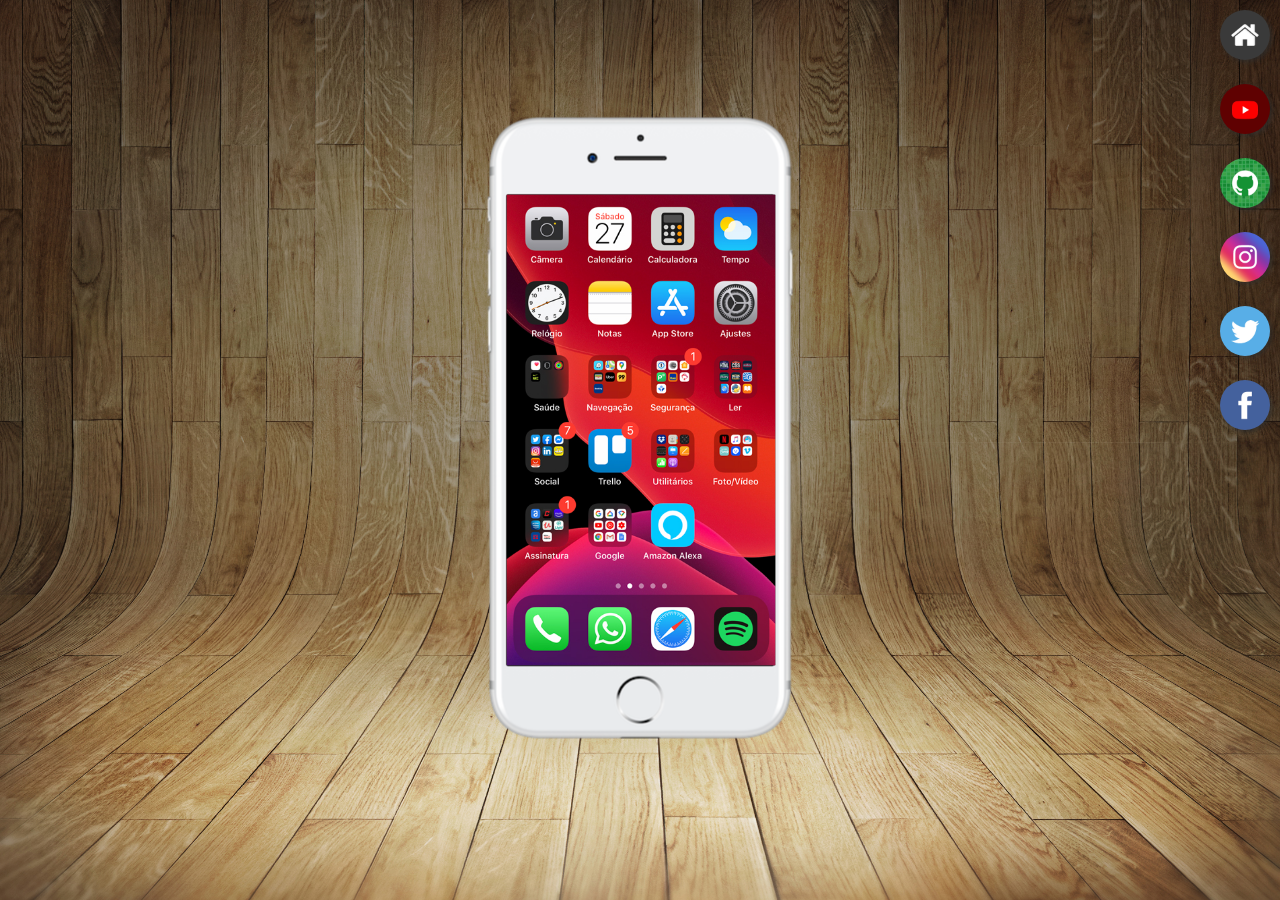
<file: index.html>
<!DOCTYPE html>
<html lang="pt-br">
<head>
    <meta charset="UTF-8">
    <meta name="viewport" content="width=device-width, initial-scale=1.0">
    <link rel="shortcut icon" href="favicon.ico" type="image/x-icon">
    <link rel="stylesheet" href="estilos/style.css">
    <title>Projeto Redes Sociais</title>
</head>
<body>
    <main>
        <section id="telefone">
            <iframe src="home.html" name="tela" id="tela" frameborder="0">
                Seu navegador não é compatível com isso.
            </iframe>
        </section>
        <section id="redes-sociais">
          <a href="home.html" target="tela"><img src="imagens/logo-home.jpg" alt="Home"></a><br>

          <a href="youtube.html" target="tela"><img src="imagens/logo-youtube.jpg" alt="YouTube"></a><br>

          <a href="github.html" target="tela"><img src="imagens/logo-github.jpg" alt="GitHub"></a><br>

          <a href="instagram.html" target="tela"><img src="imagens/logo-instagram.jpg" alt="Instagram"></a><br>

          <a href="twiter.html" target="tela"><img src="imagens/logo-twitter.jpg" alt="Twitter"></a><br>

          <a href="facebook.html" target="tela"><img src="imagens/logo-facebook.jpg" alt="Facebook"></a><br>
        </section>
    </main>
</body>
</html>
</file>
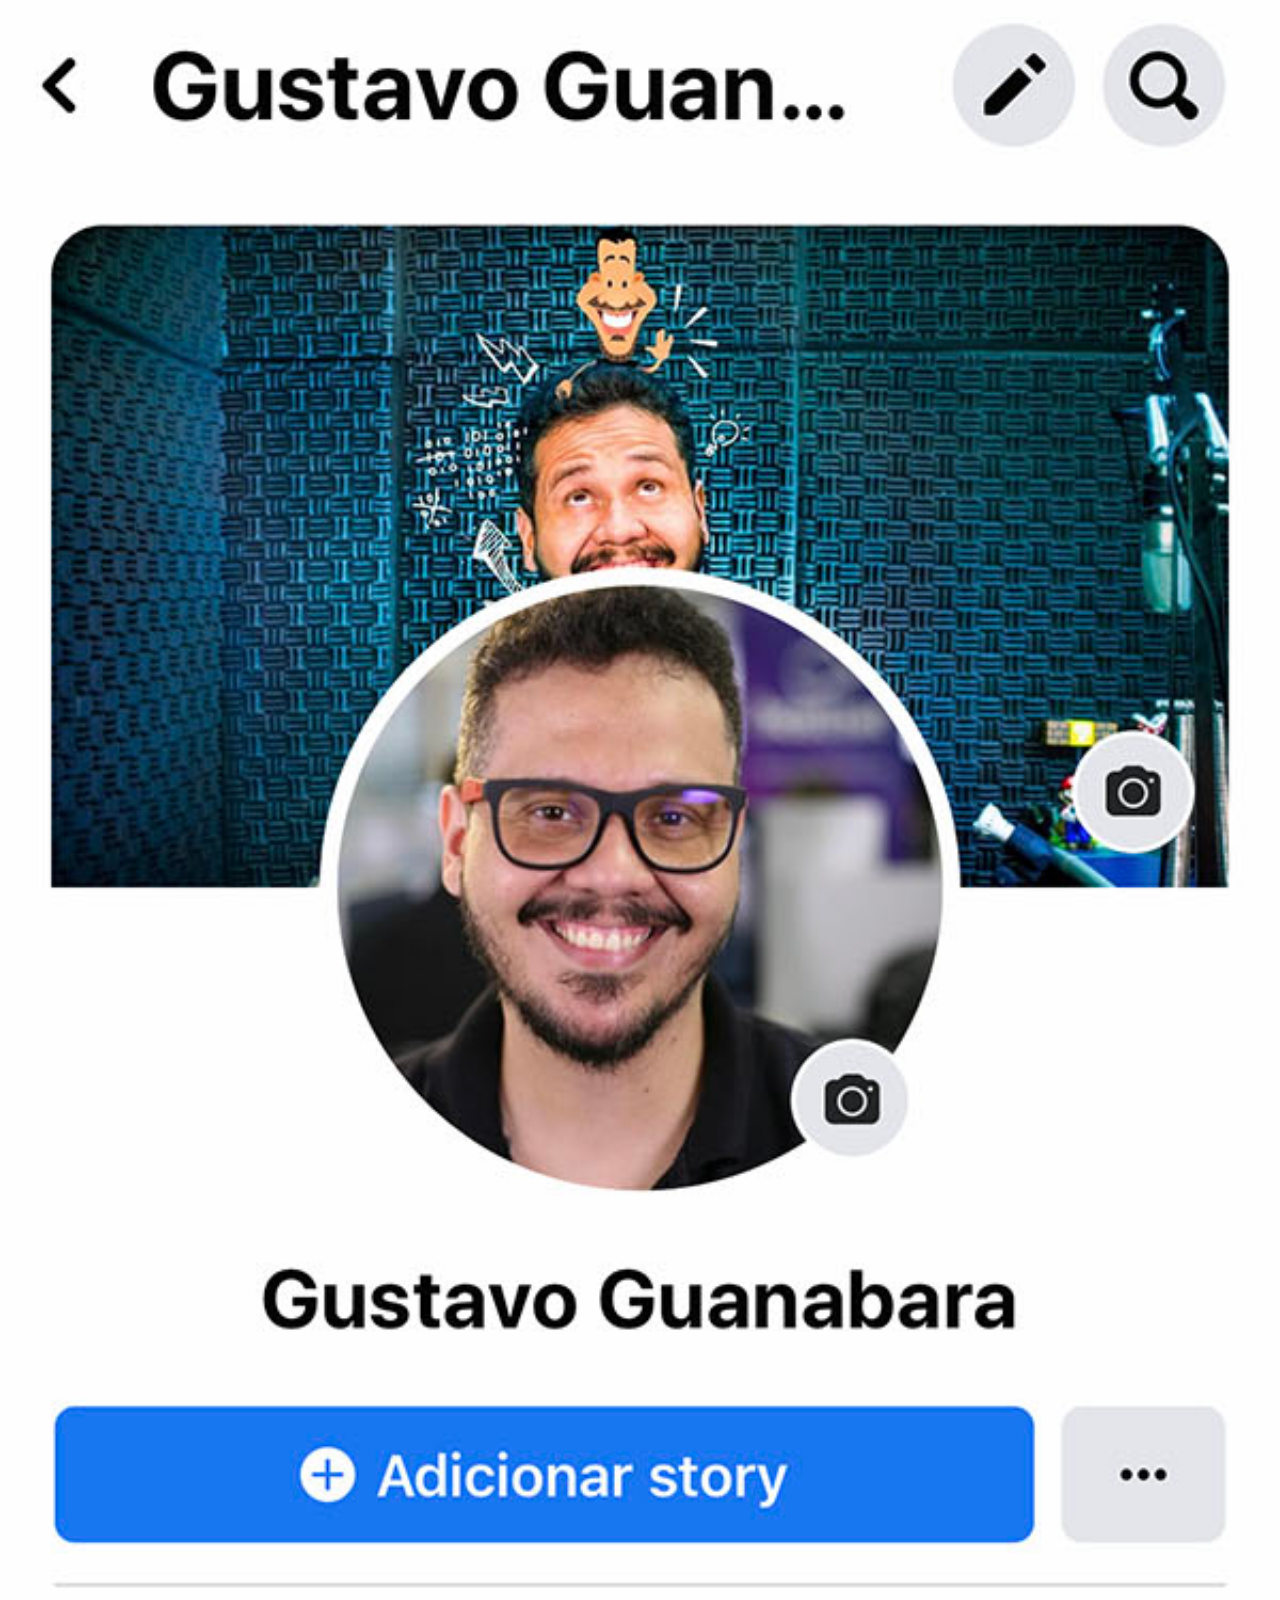
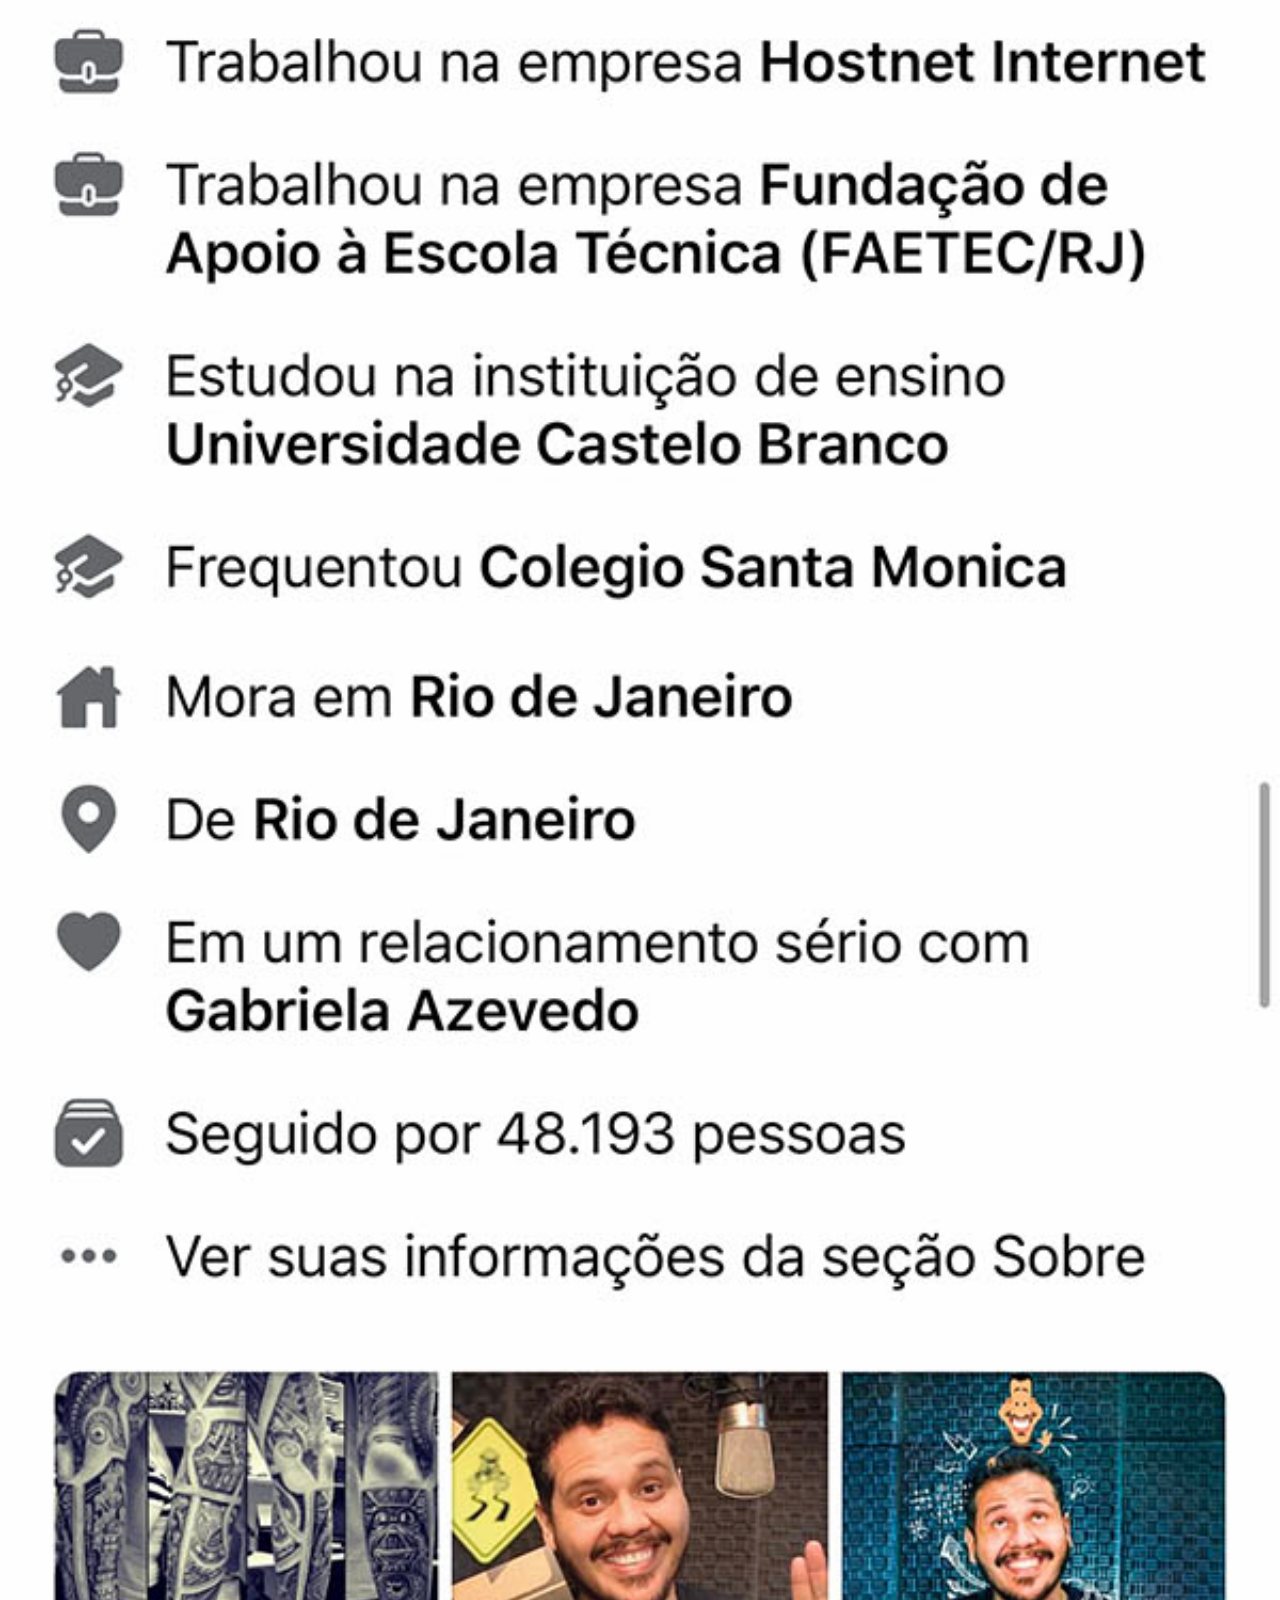
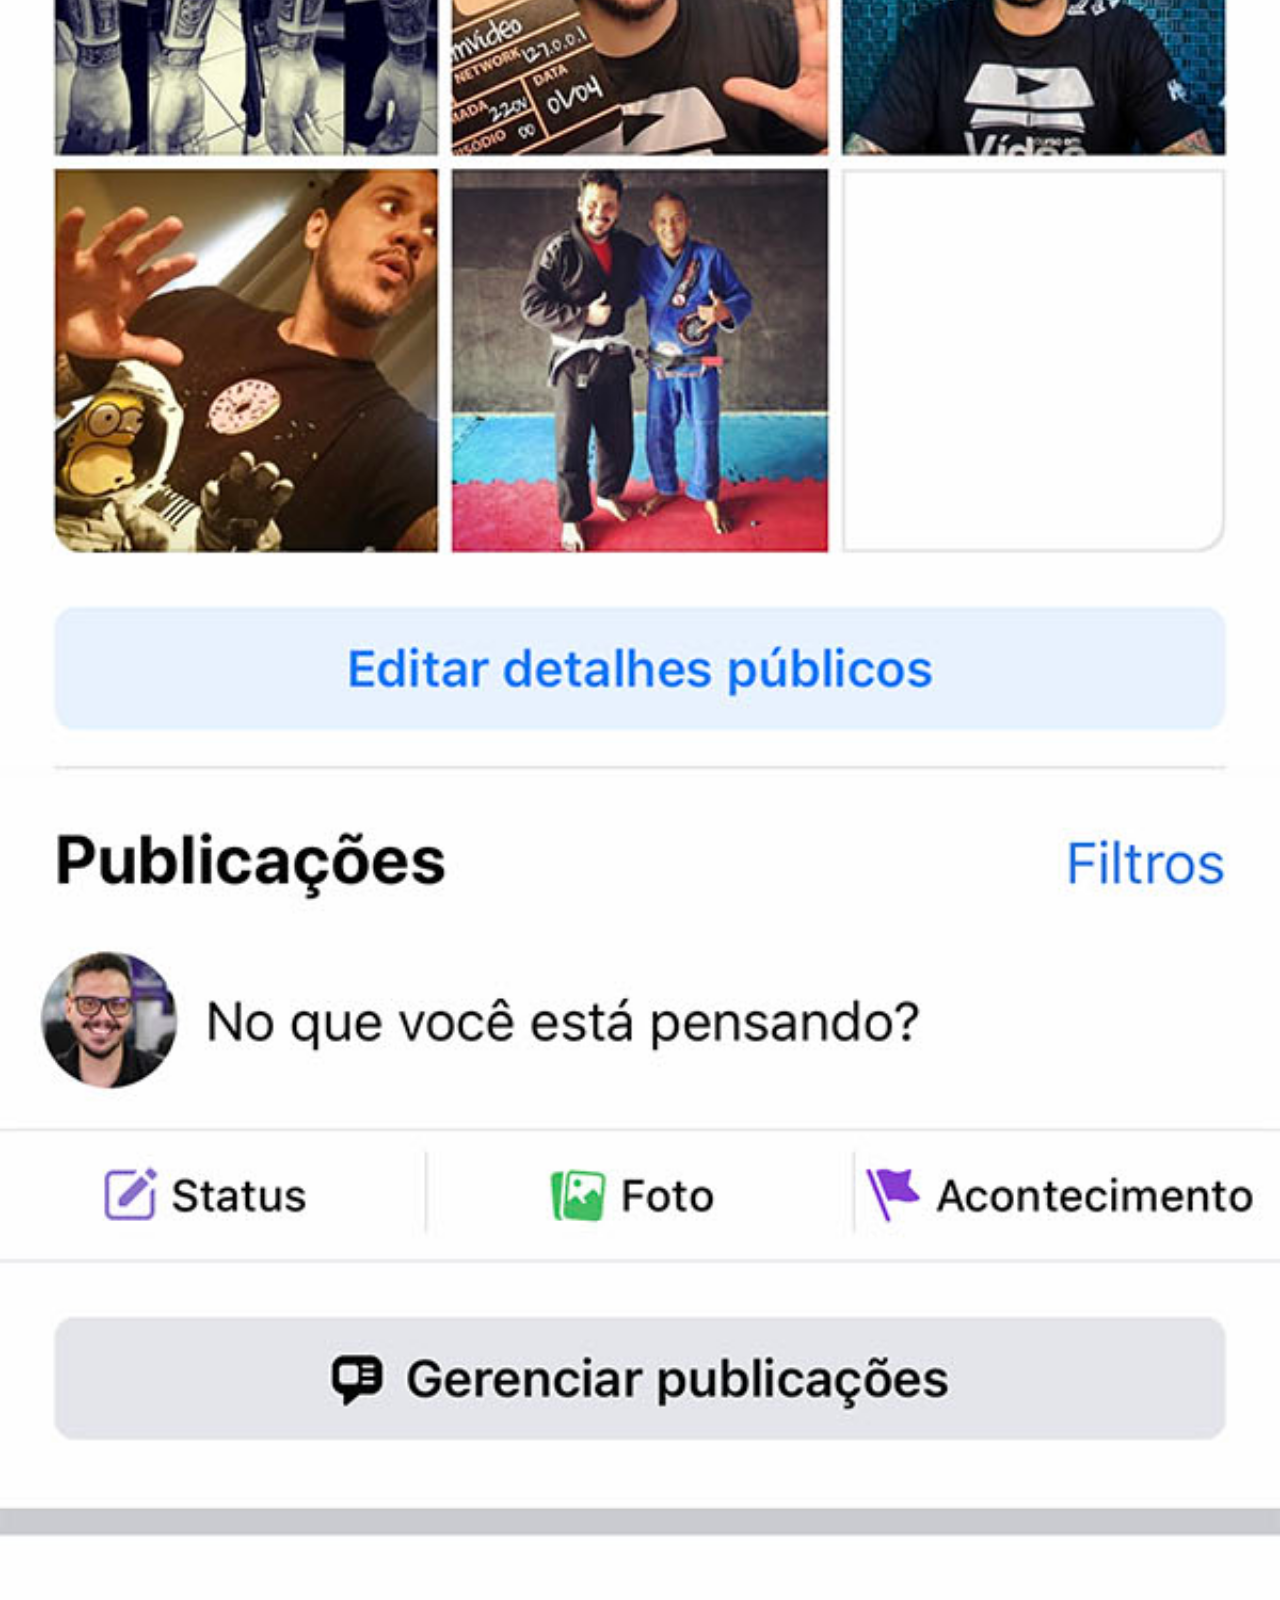
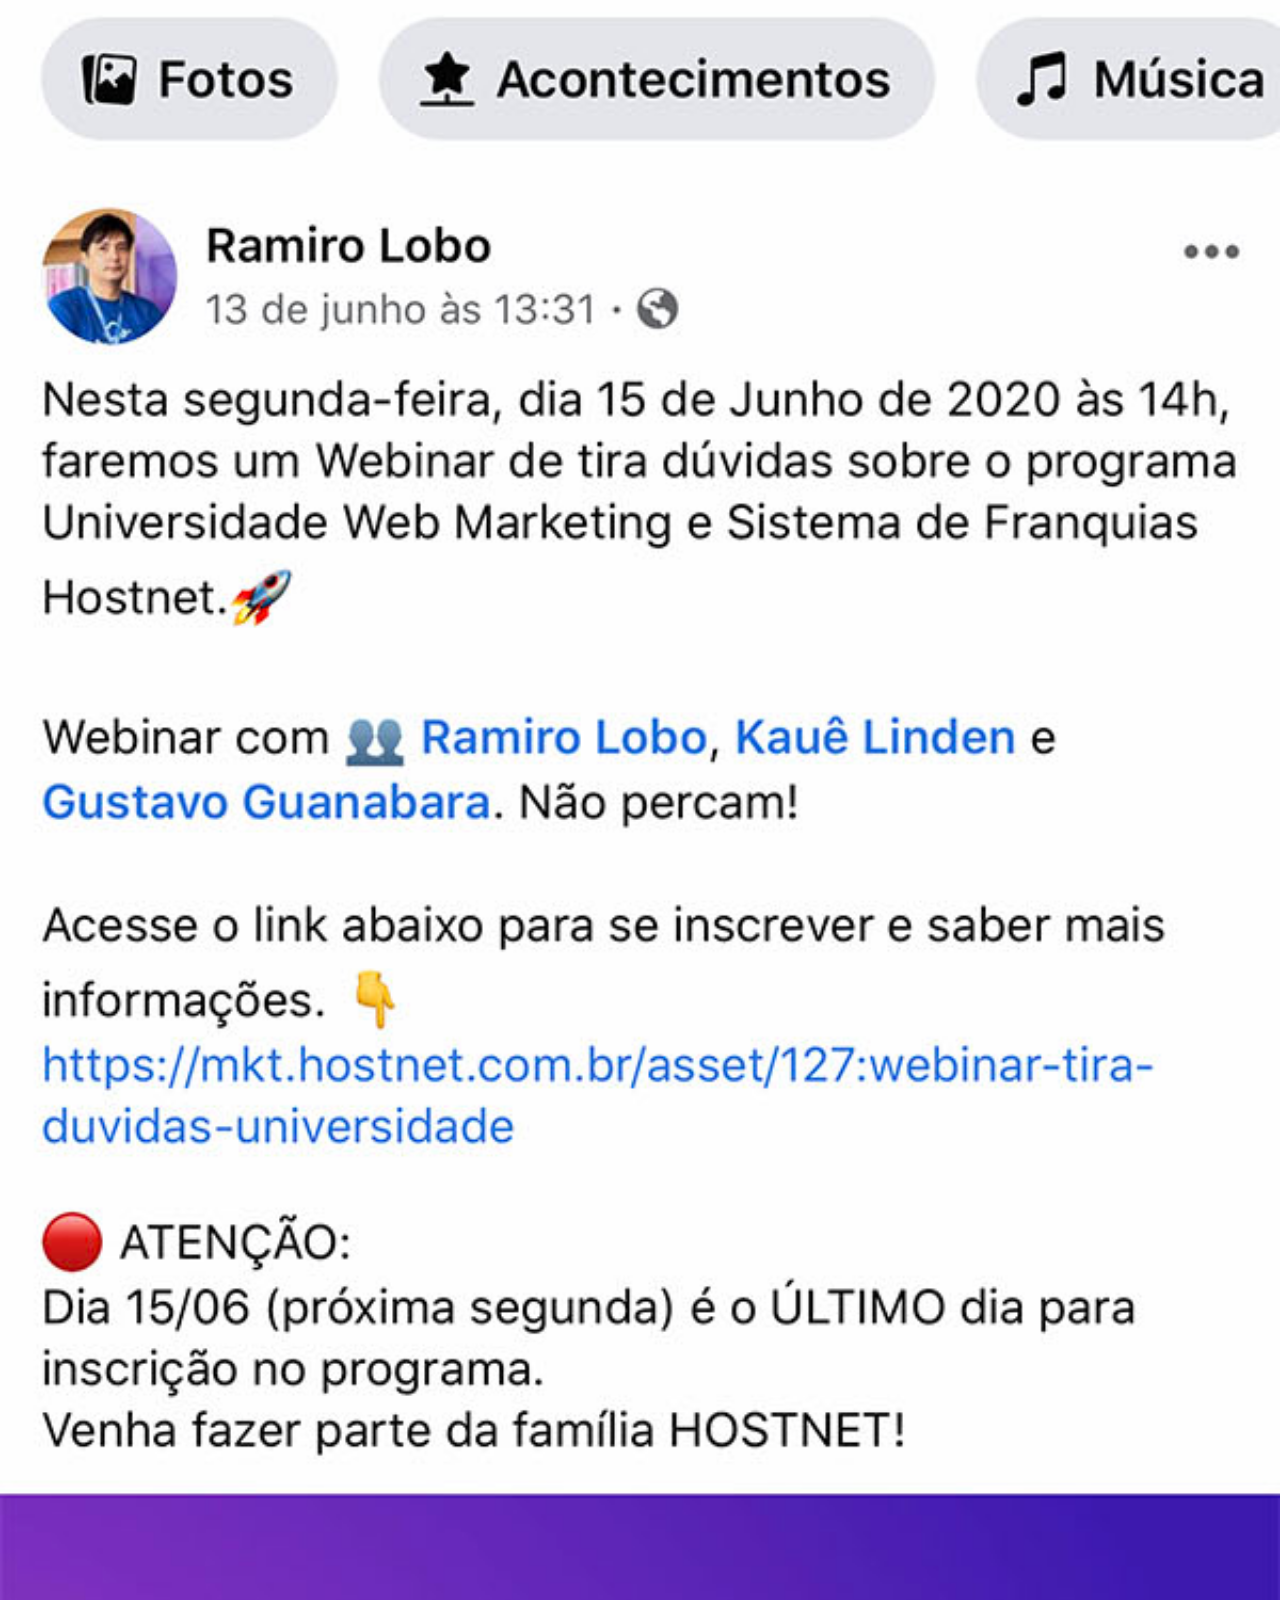
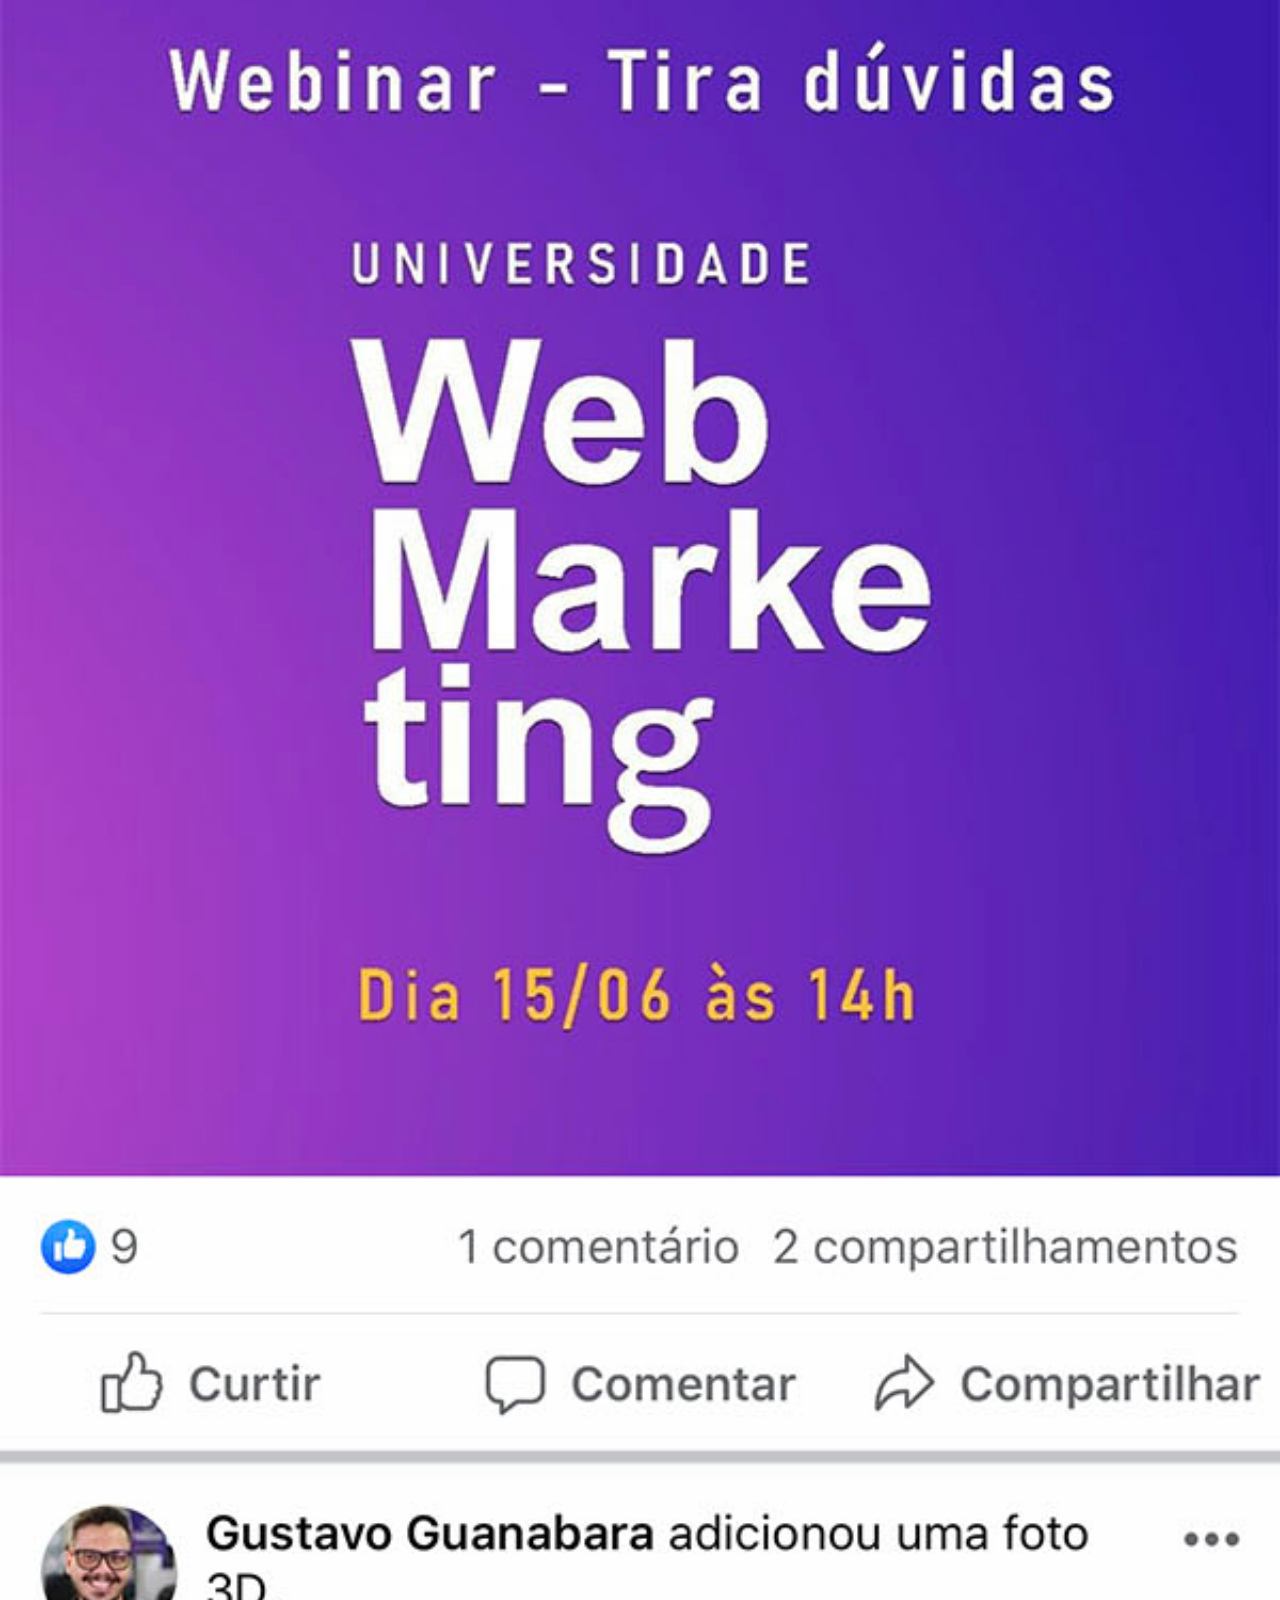
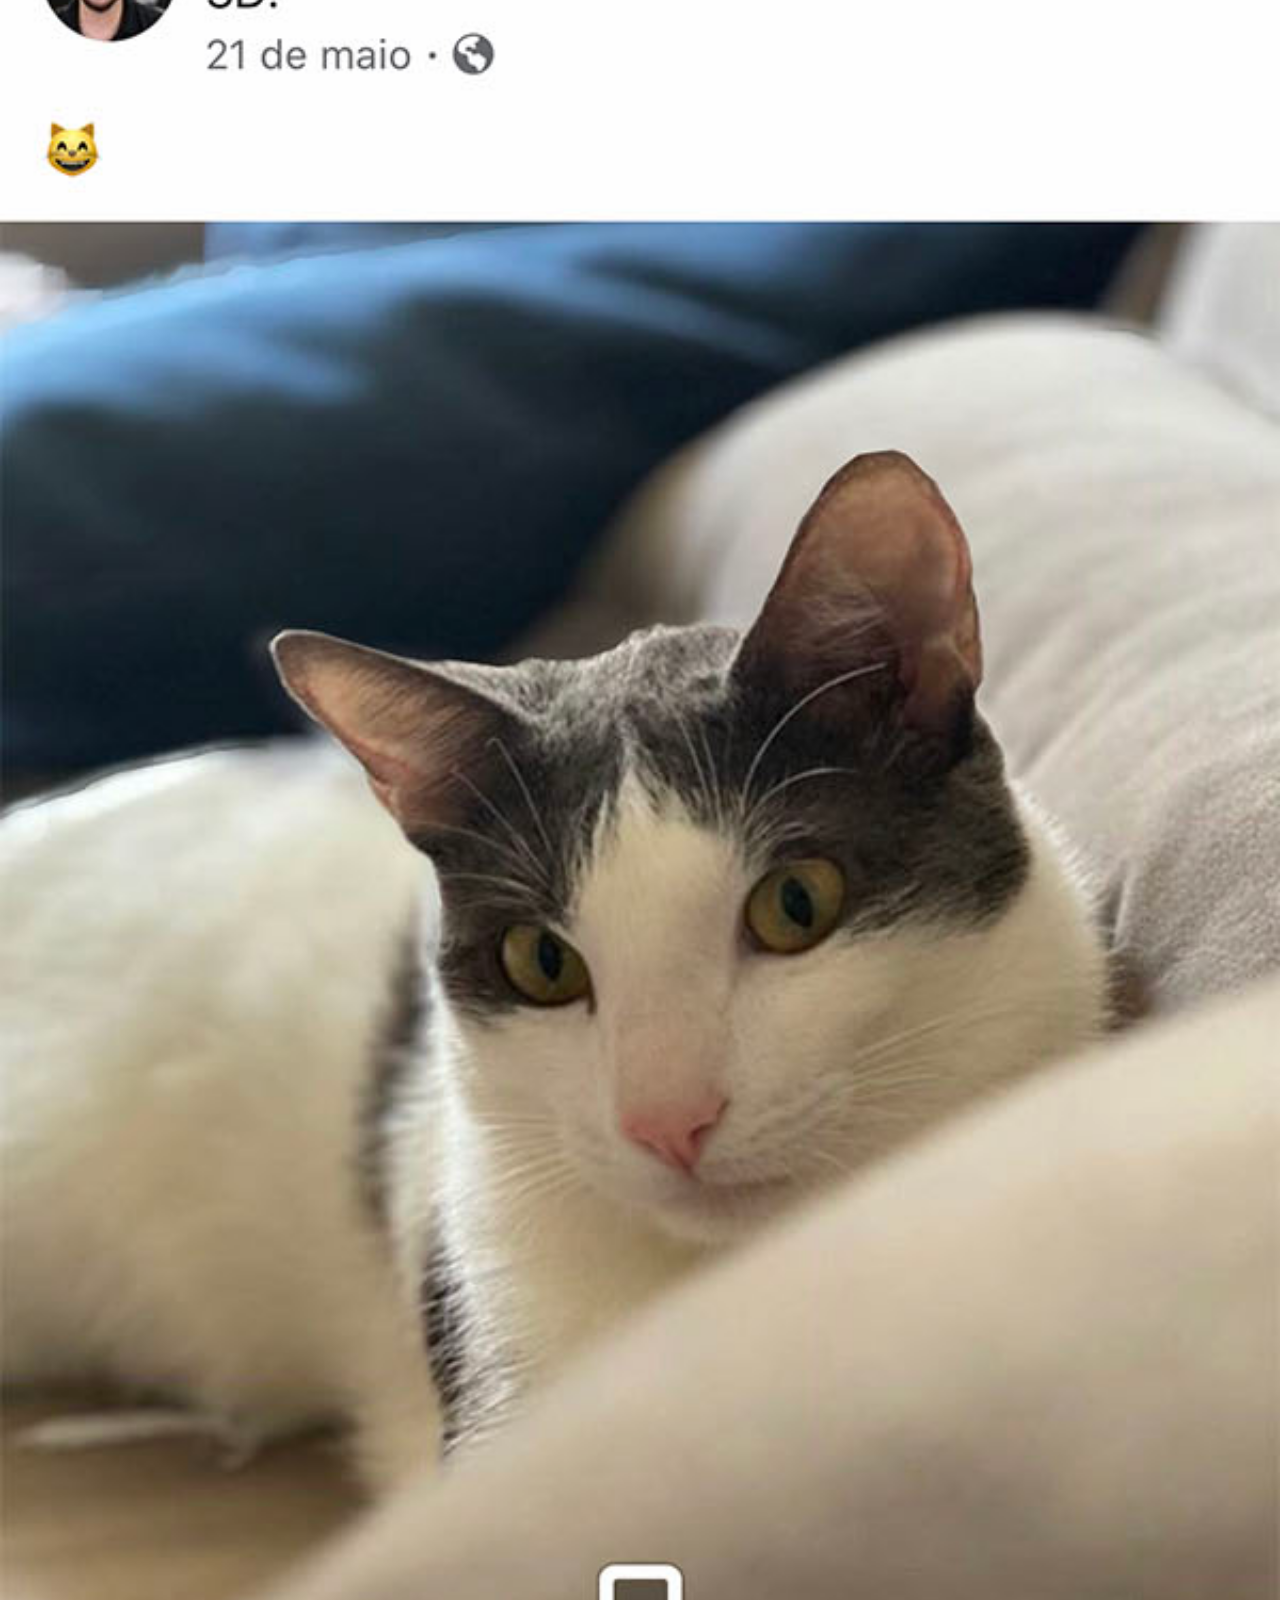
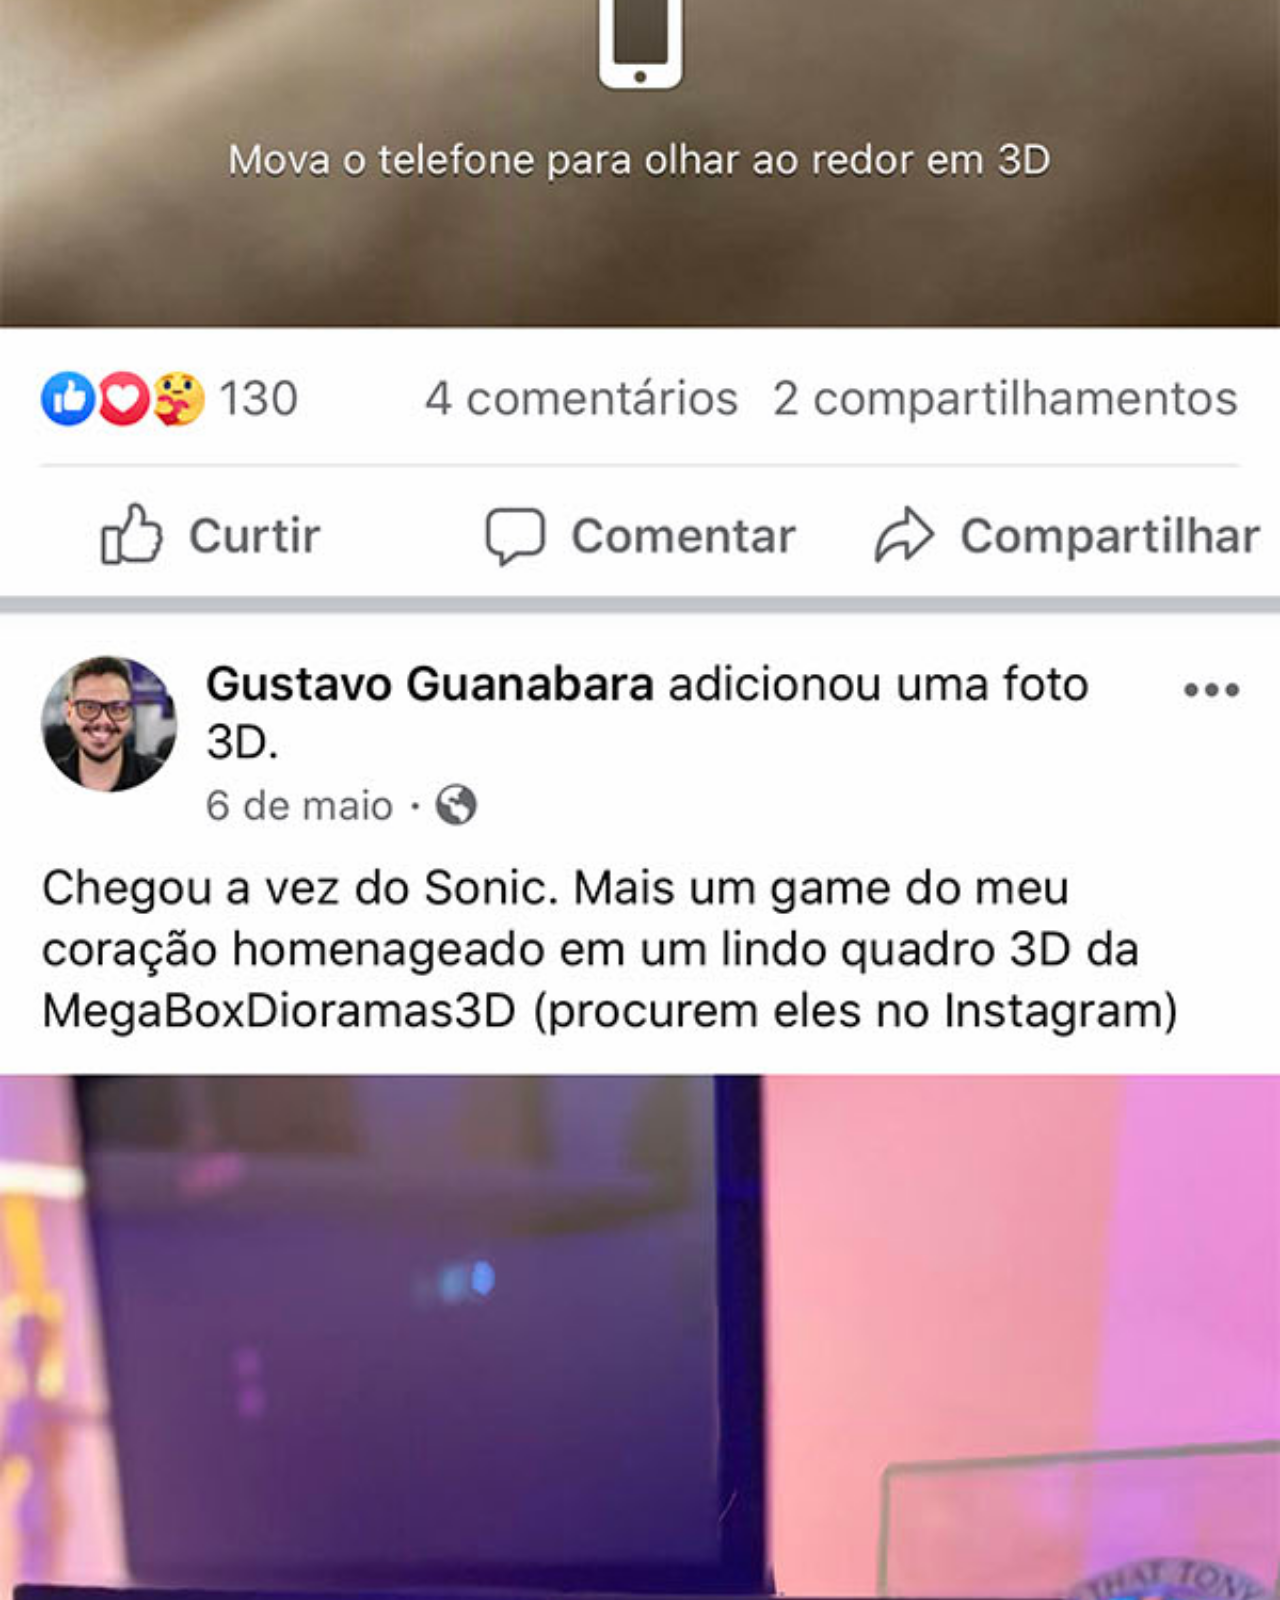
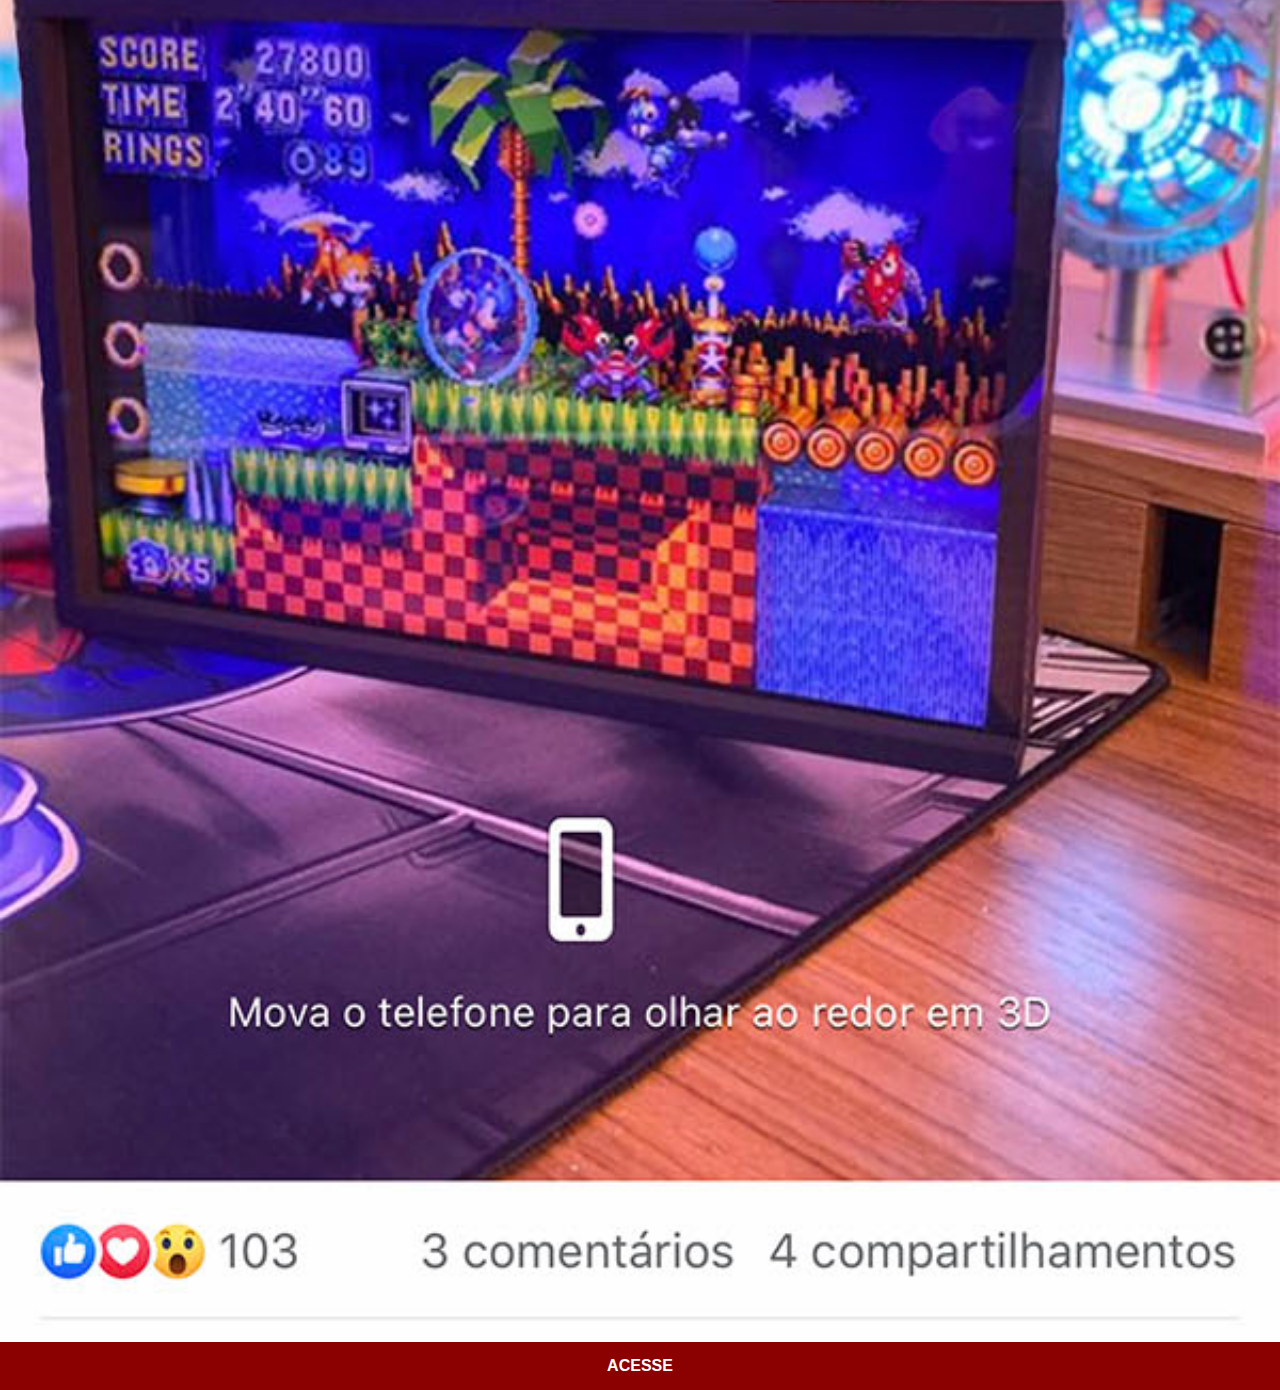
<file: facebook.html>
<!DOCTYPE html>
<html lang="pt-br">
<head>
    <meta charset="UTF-8">
    <meta name="viewport" content="width=device-width, initial-scale=1.0">
    <title>Facebook</title>
    <link rel="stylesheet" href="estilos/social.css">
</head>
<body>
    <img src="imagens/tela-facebook.jpg" alt="Facebook">
    <a href="https://www.facebook.com/gustavoguanabara/?locale=tl_PH">ACESSE</a>
</body>
</html>
</file>
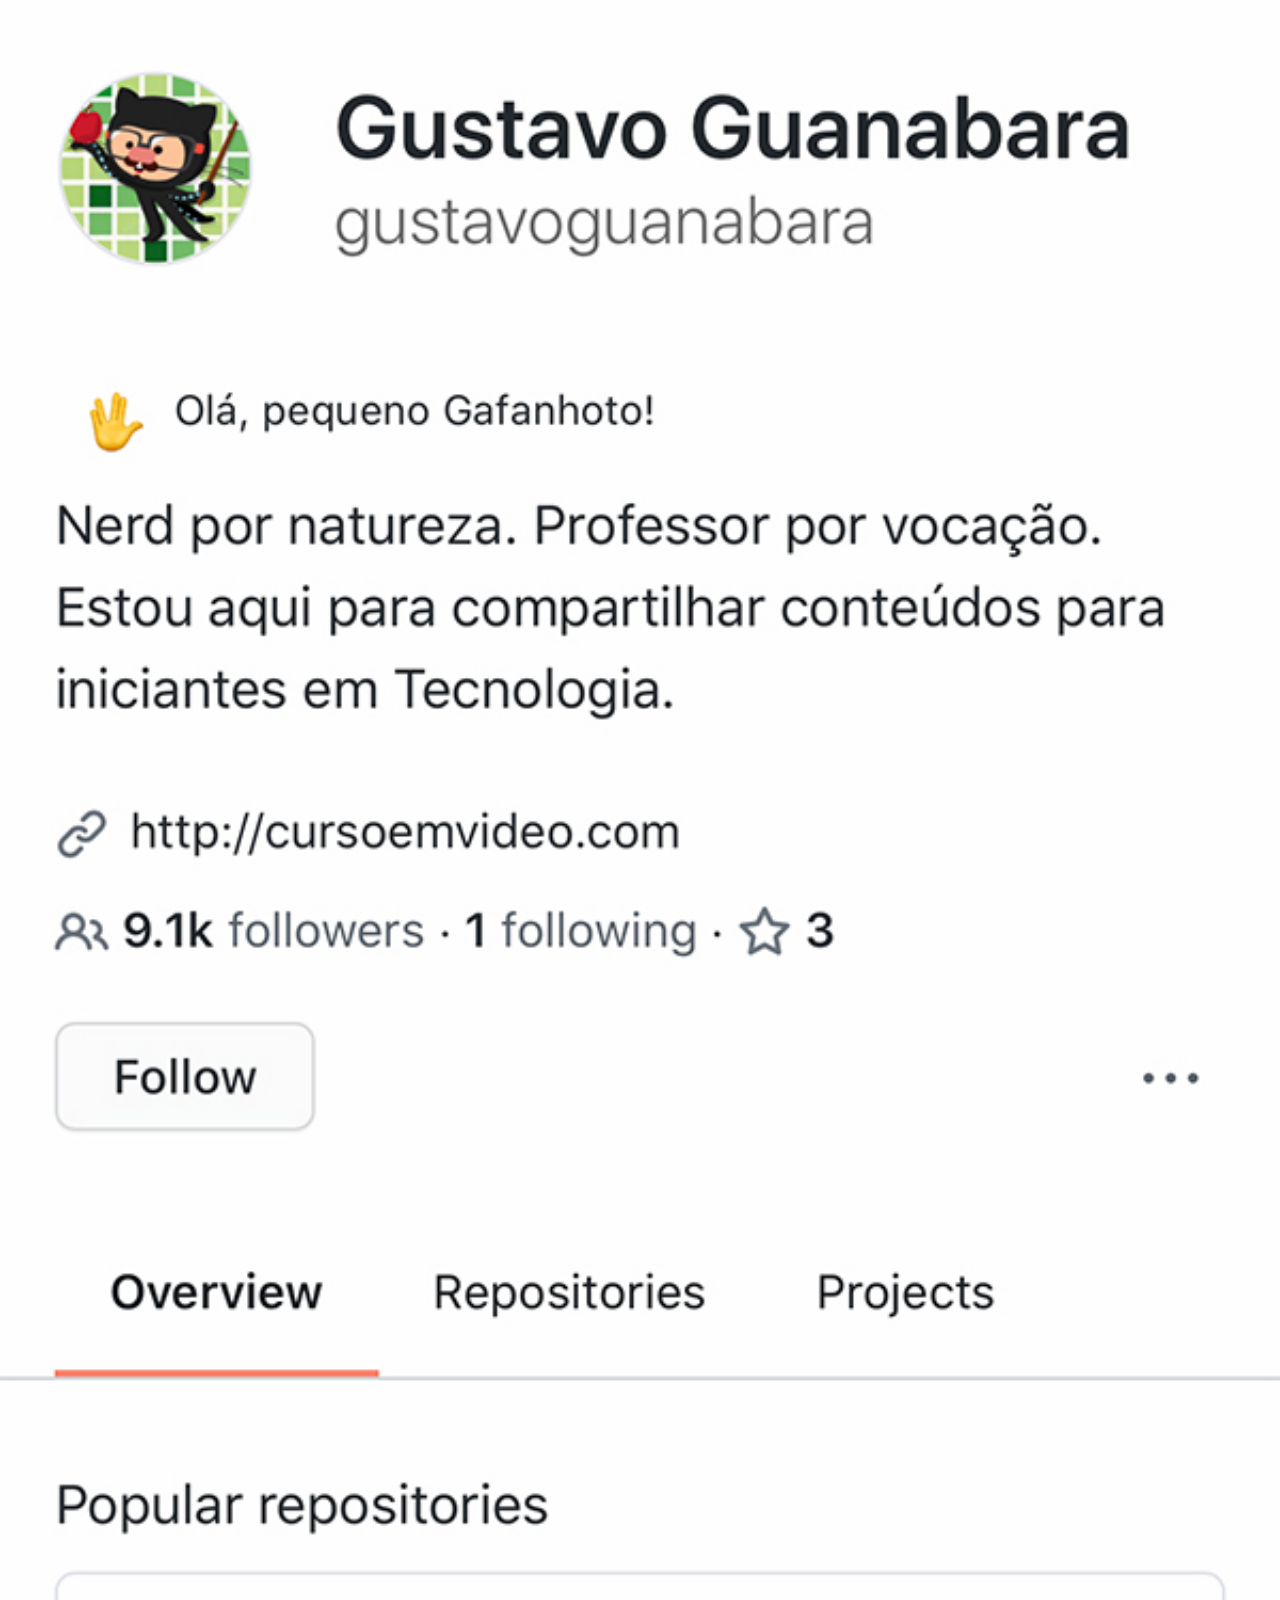
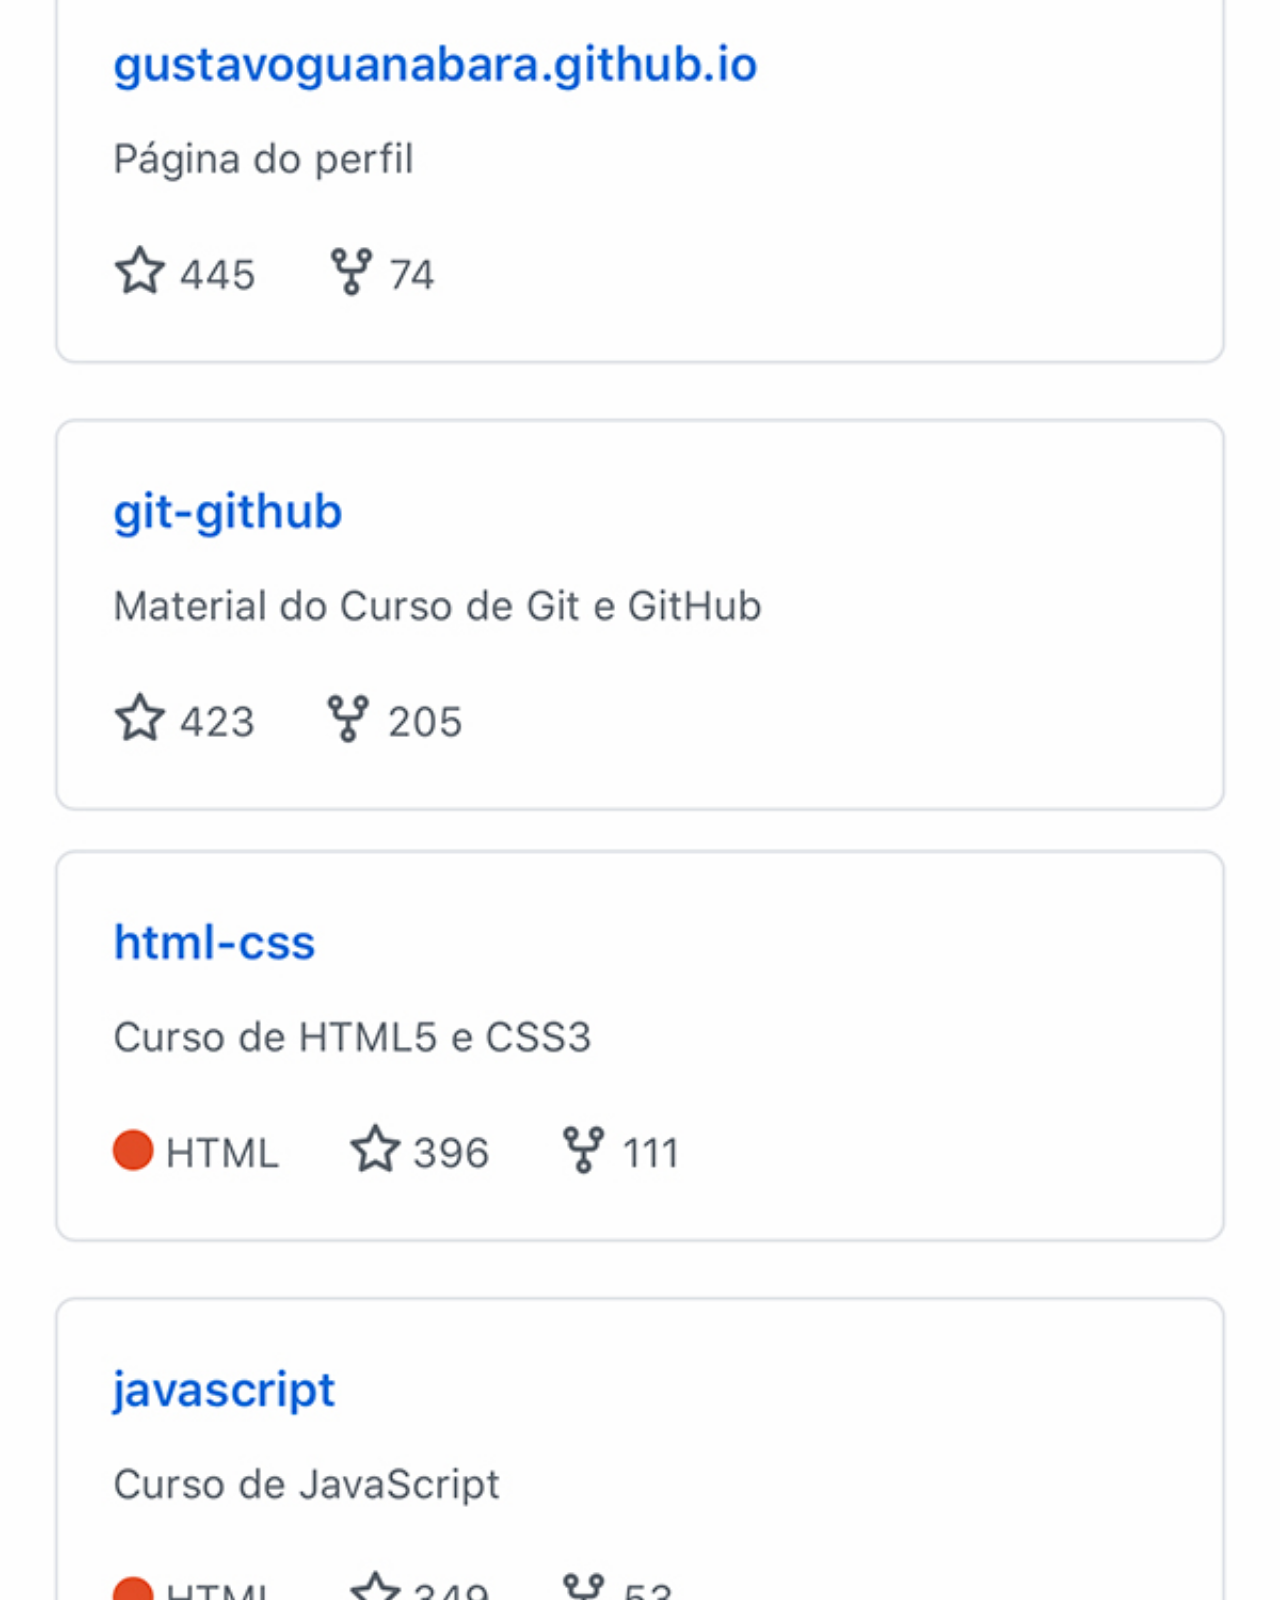
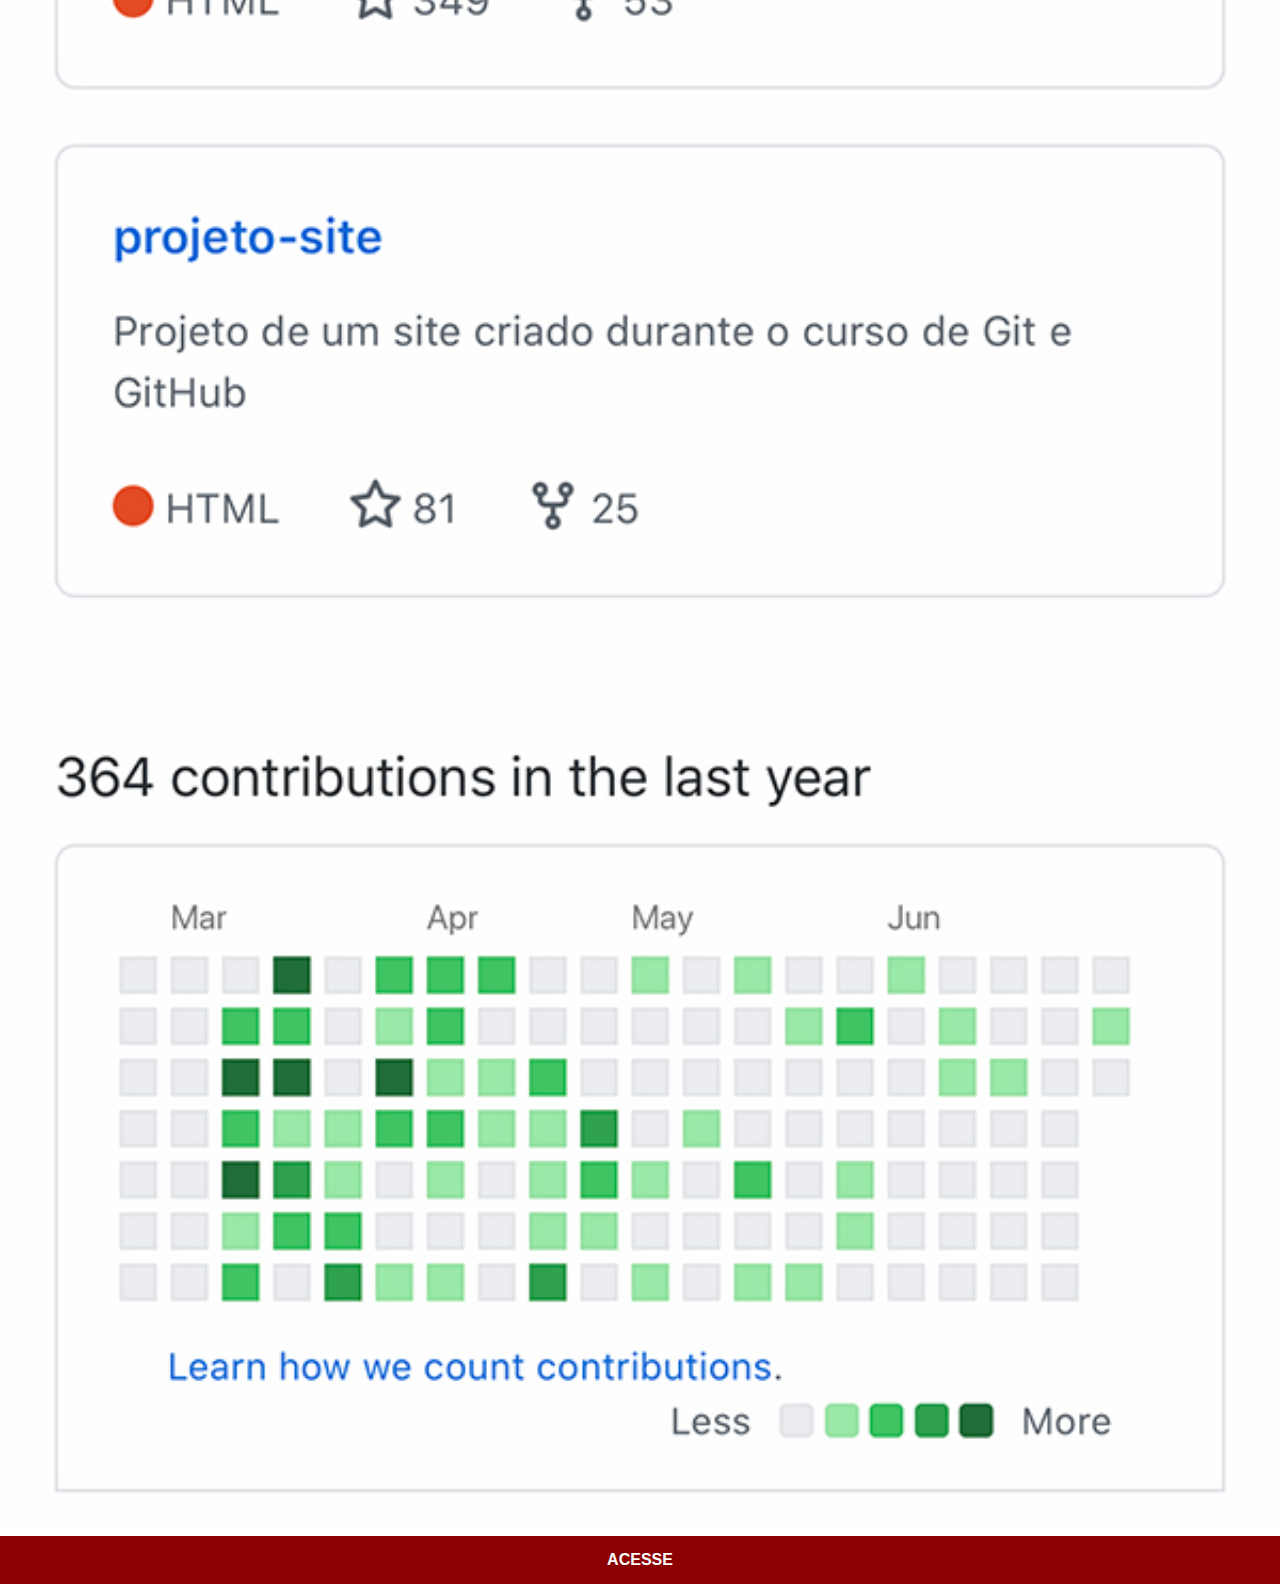
<file: github.html>
<!DOCTYPE html>
<html lang="pt-br">
<head>
    <meta charset="UTF-8">
    <meta name="viewport" content="width=device-width, initial-scale=1.0">
    <title>GitHub</title>
    <link rel="stylesheet" href="estilos/social.css">
</head>
<body>
    <img src="imagens/tela-github.jpg" alt="GitHub">
    <a href="https://github.com/gustavoguanabara" target="_blank">ACESSE</a>
</body>
</html>
</file>
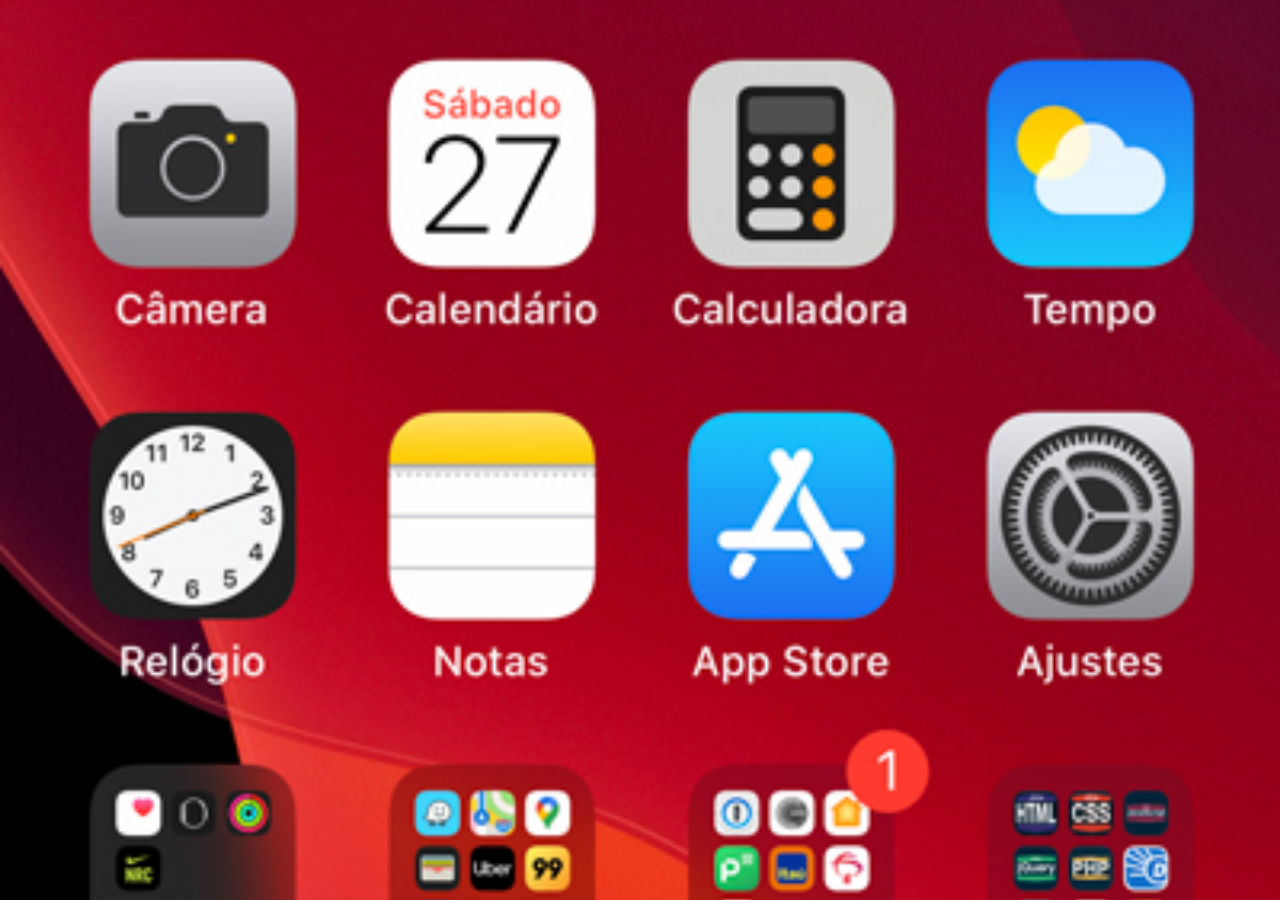
<file: home.html>
<!DOCTYPE html>
<html lang="pt-br">
<head>
    <meta charset="UTF-8">
    <meta name="viewport" content="width=device-width, initial-scale=1.0">
    <title>HOME</title>
</head>
<style>
    * {
        margin: 0px;
        padding: 0px;
    }

    body {
        width: 100vw;
        height: 100vh;
        background: black url('imagens/tela-home.jpg') no-repeat top center;
        background-size: cover;
    }
</style>
<body>
    
</body>
</html>
</file>
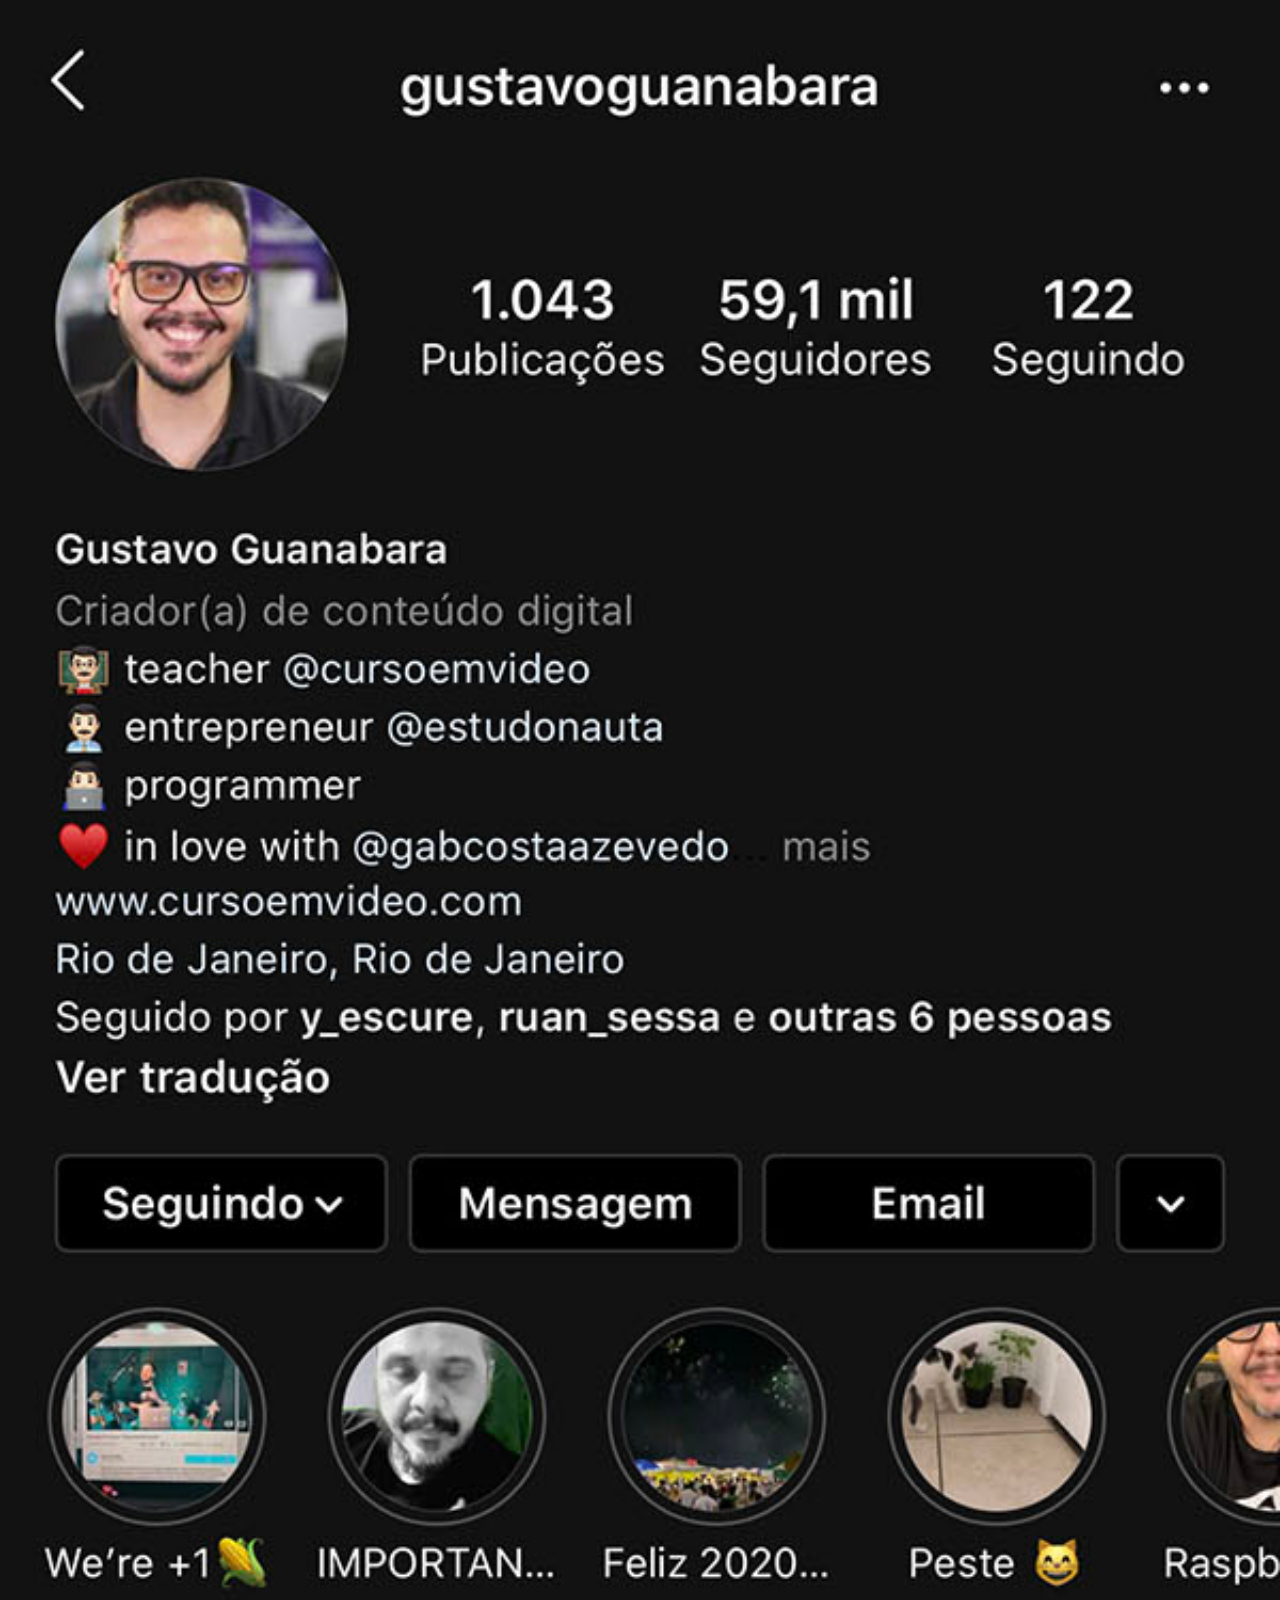
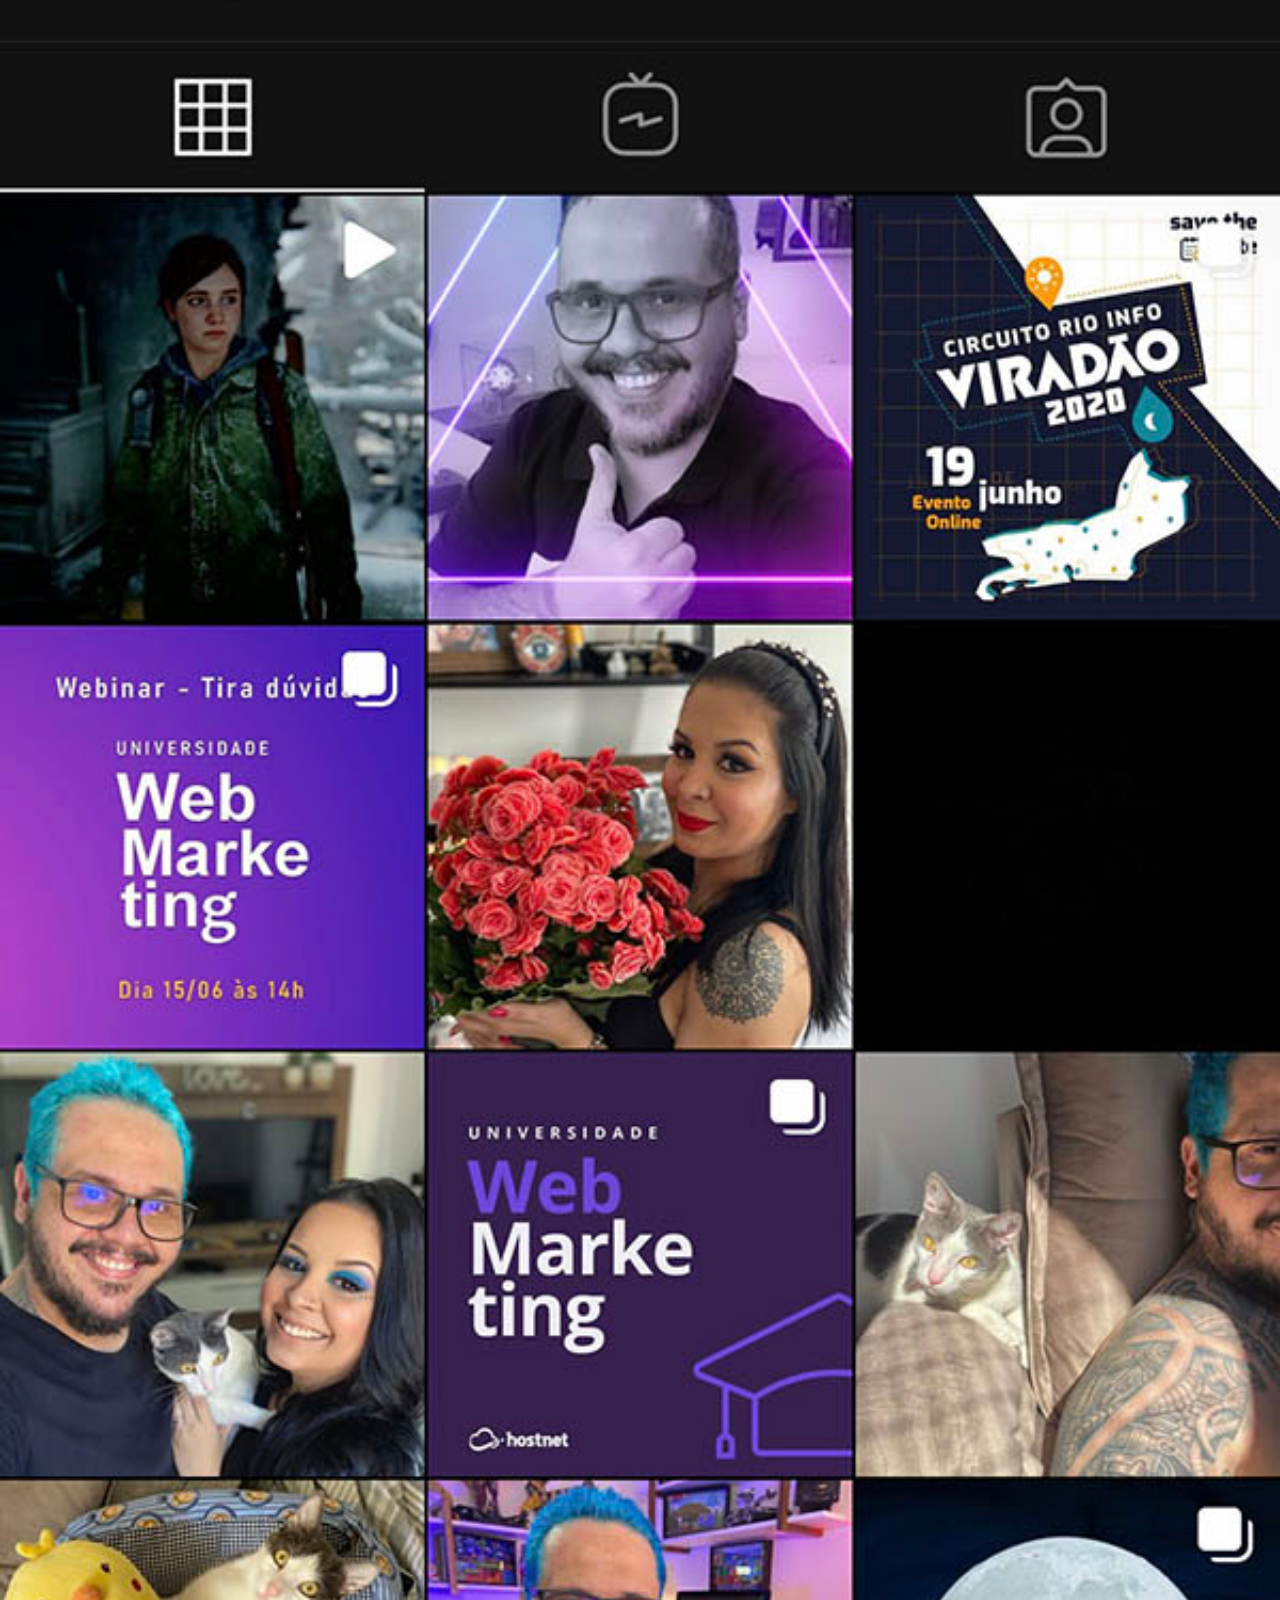
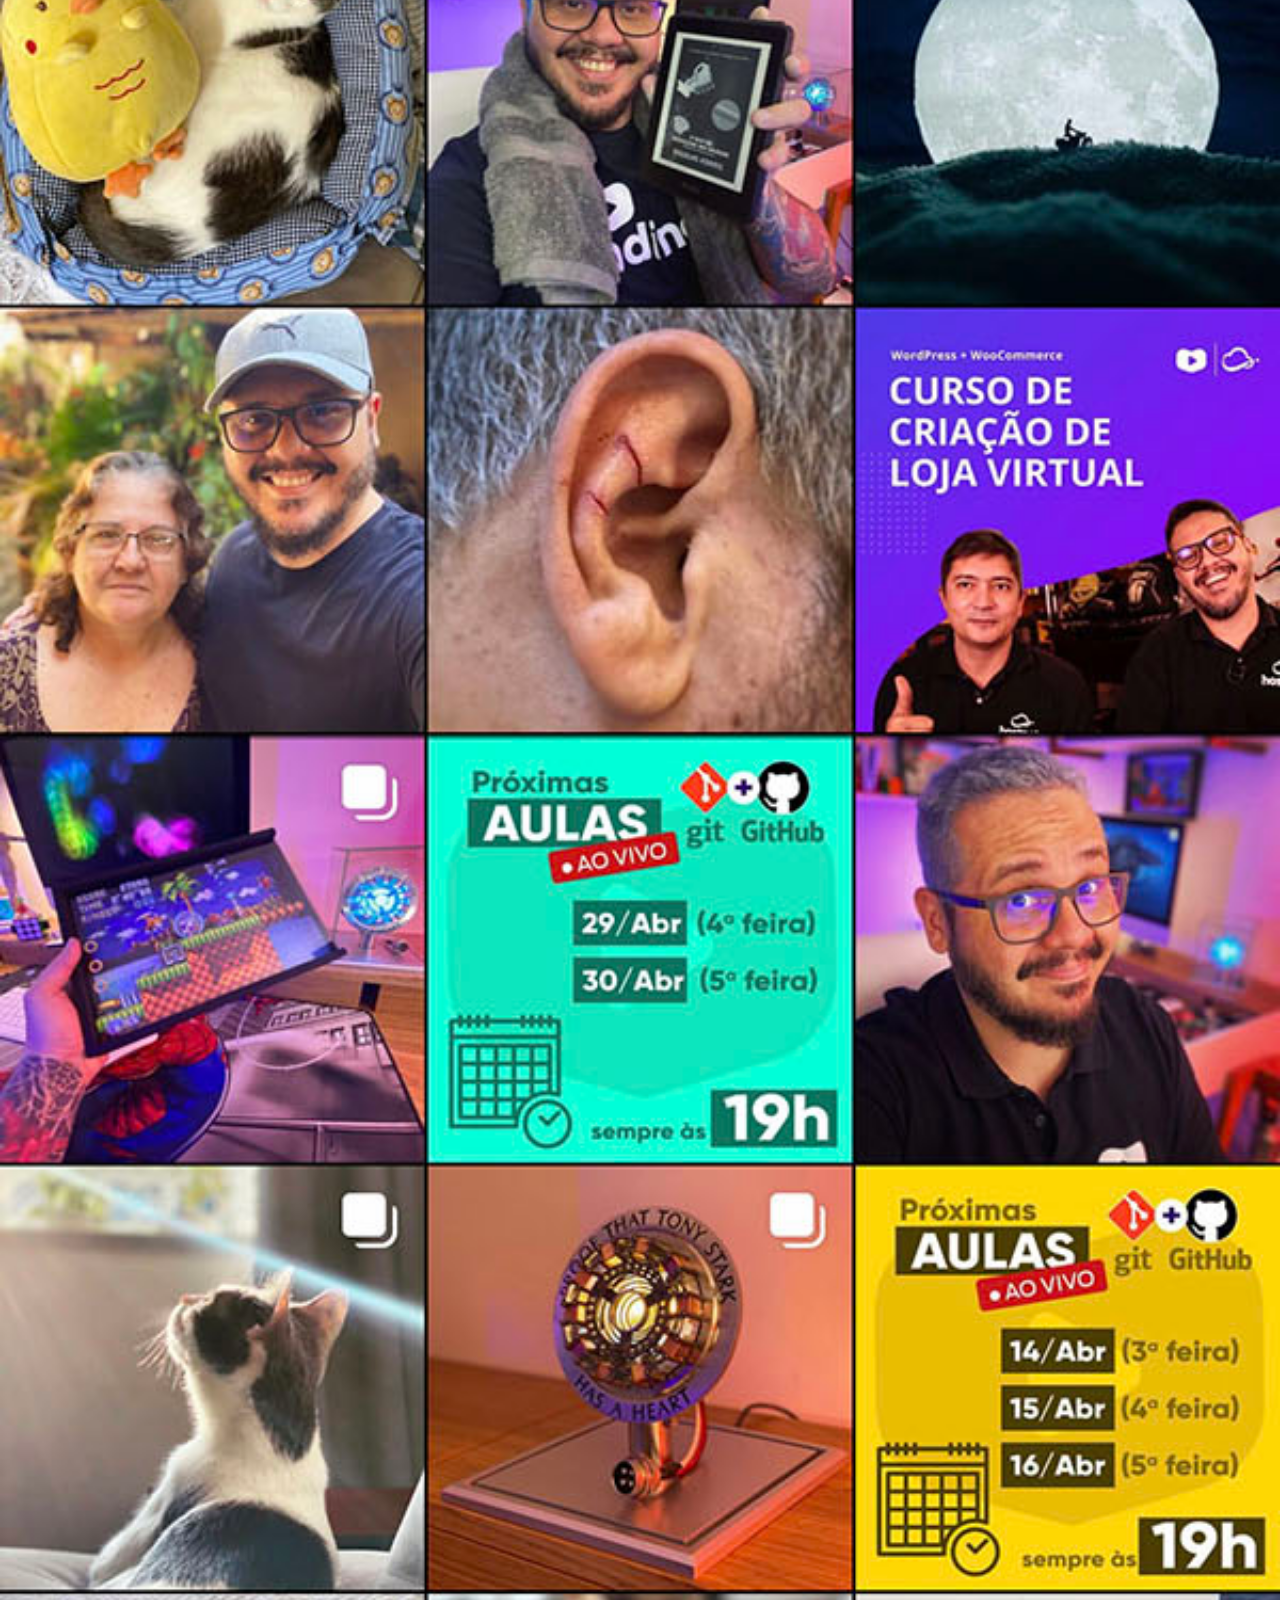
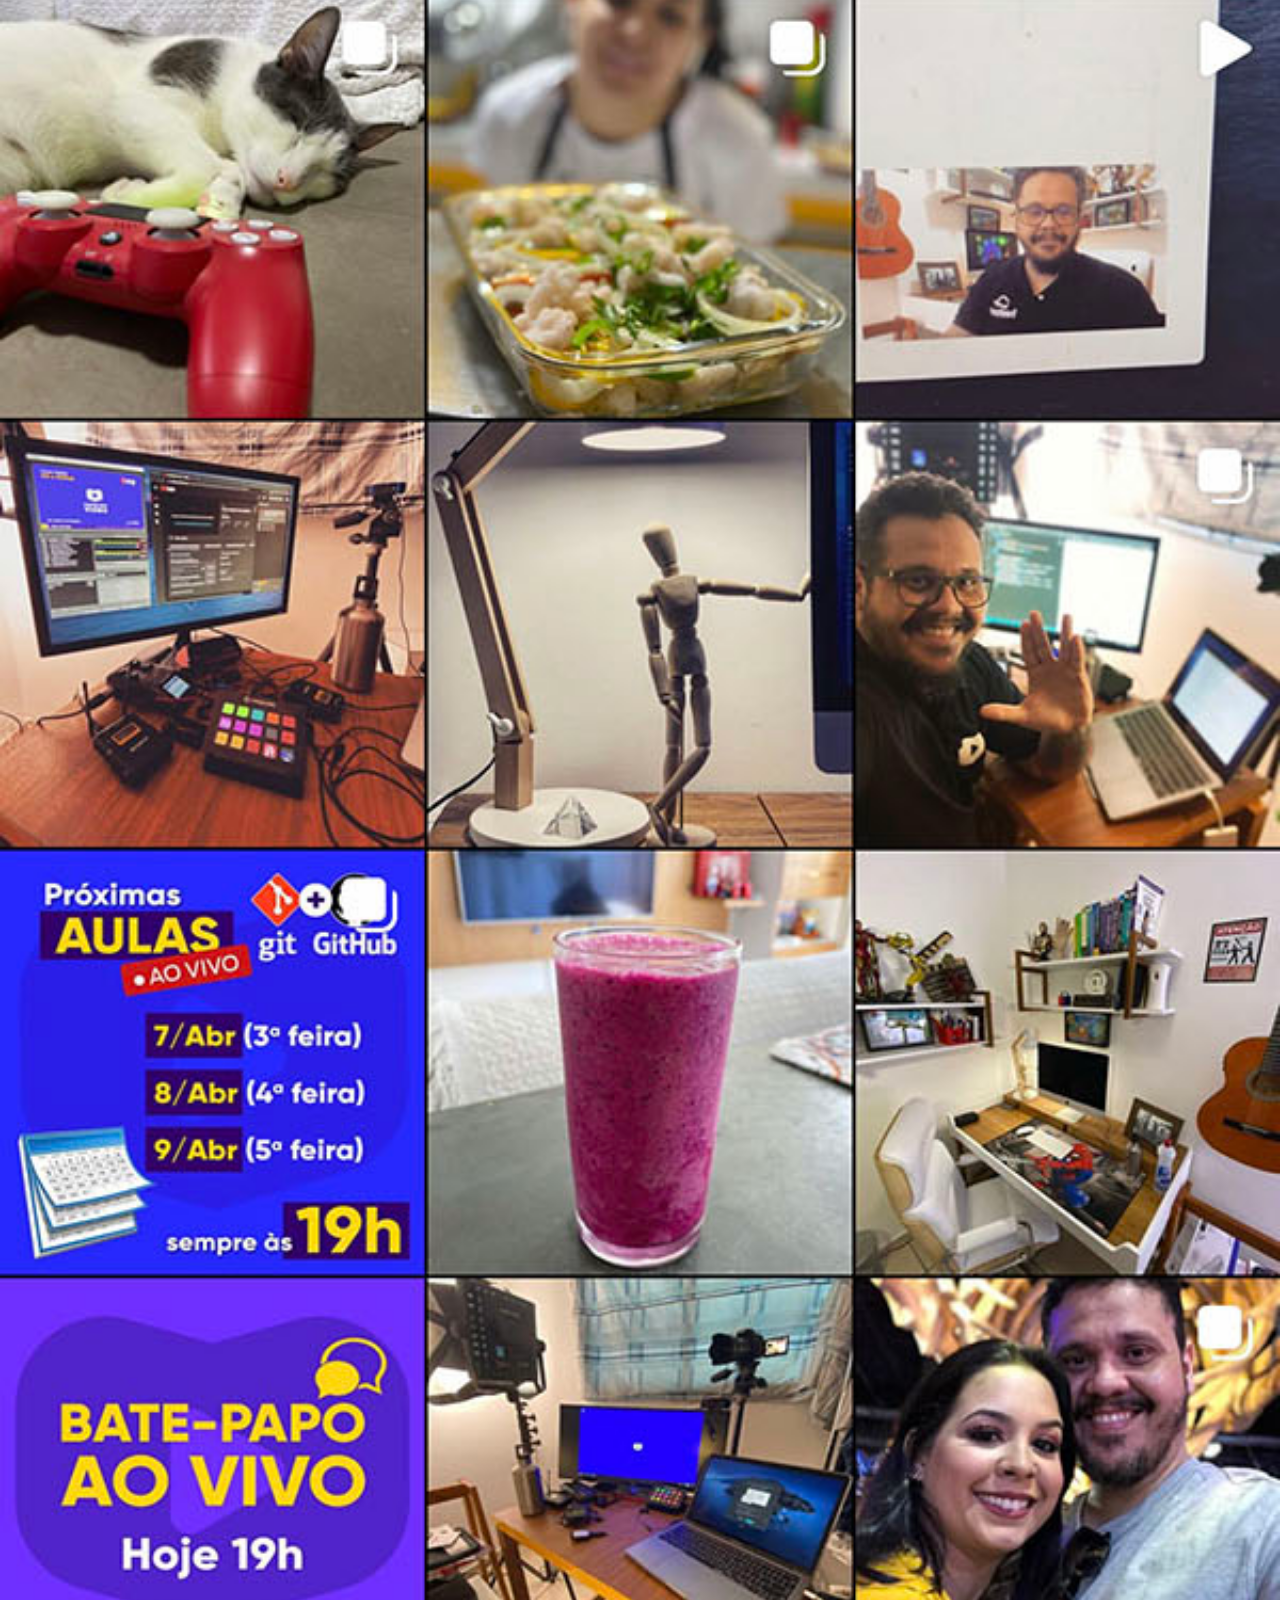
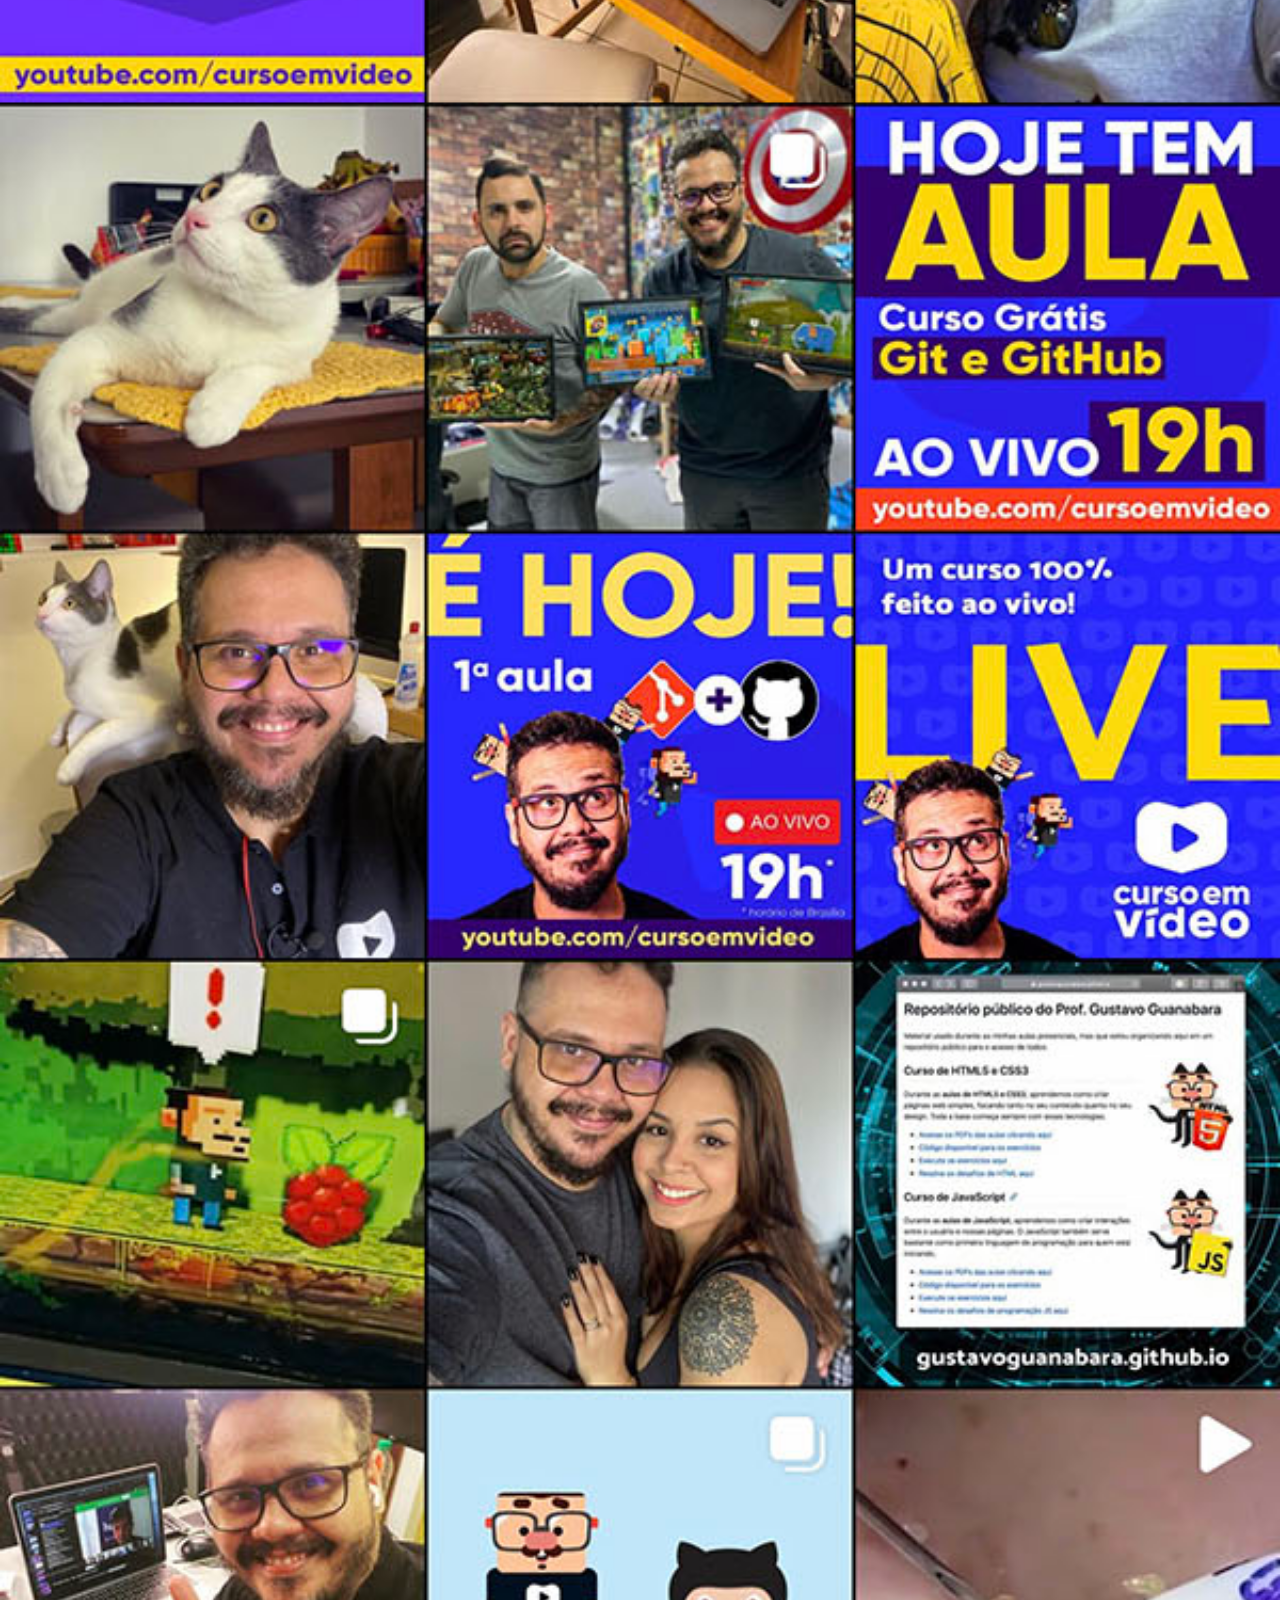
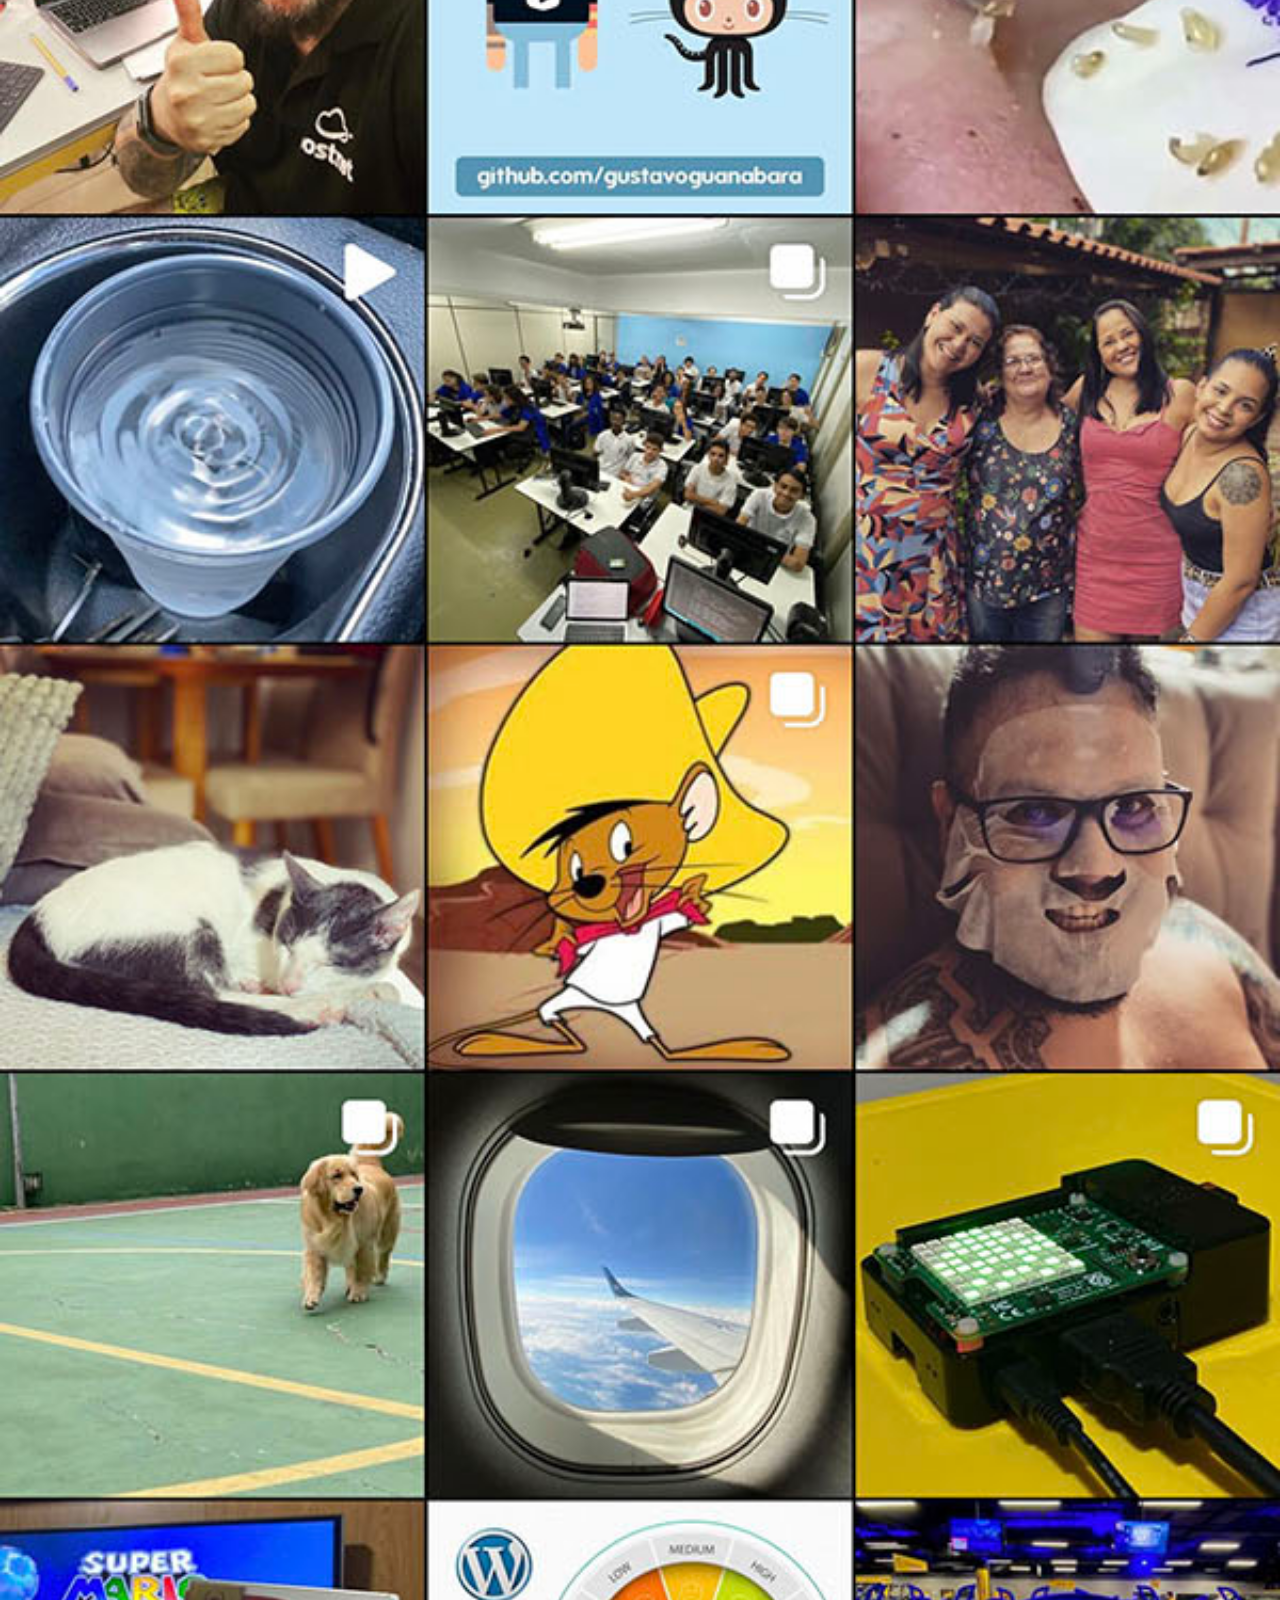
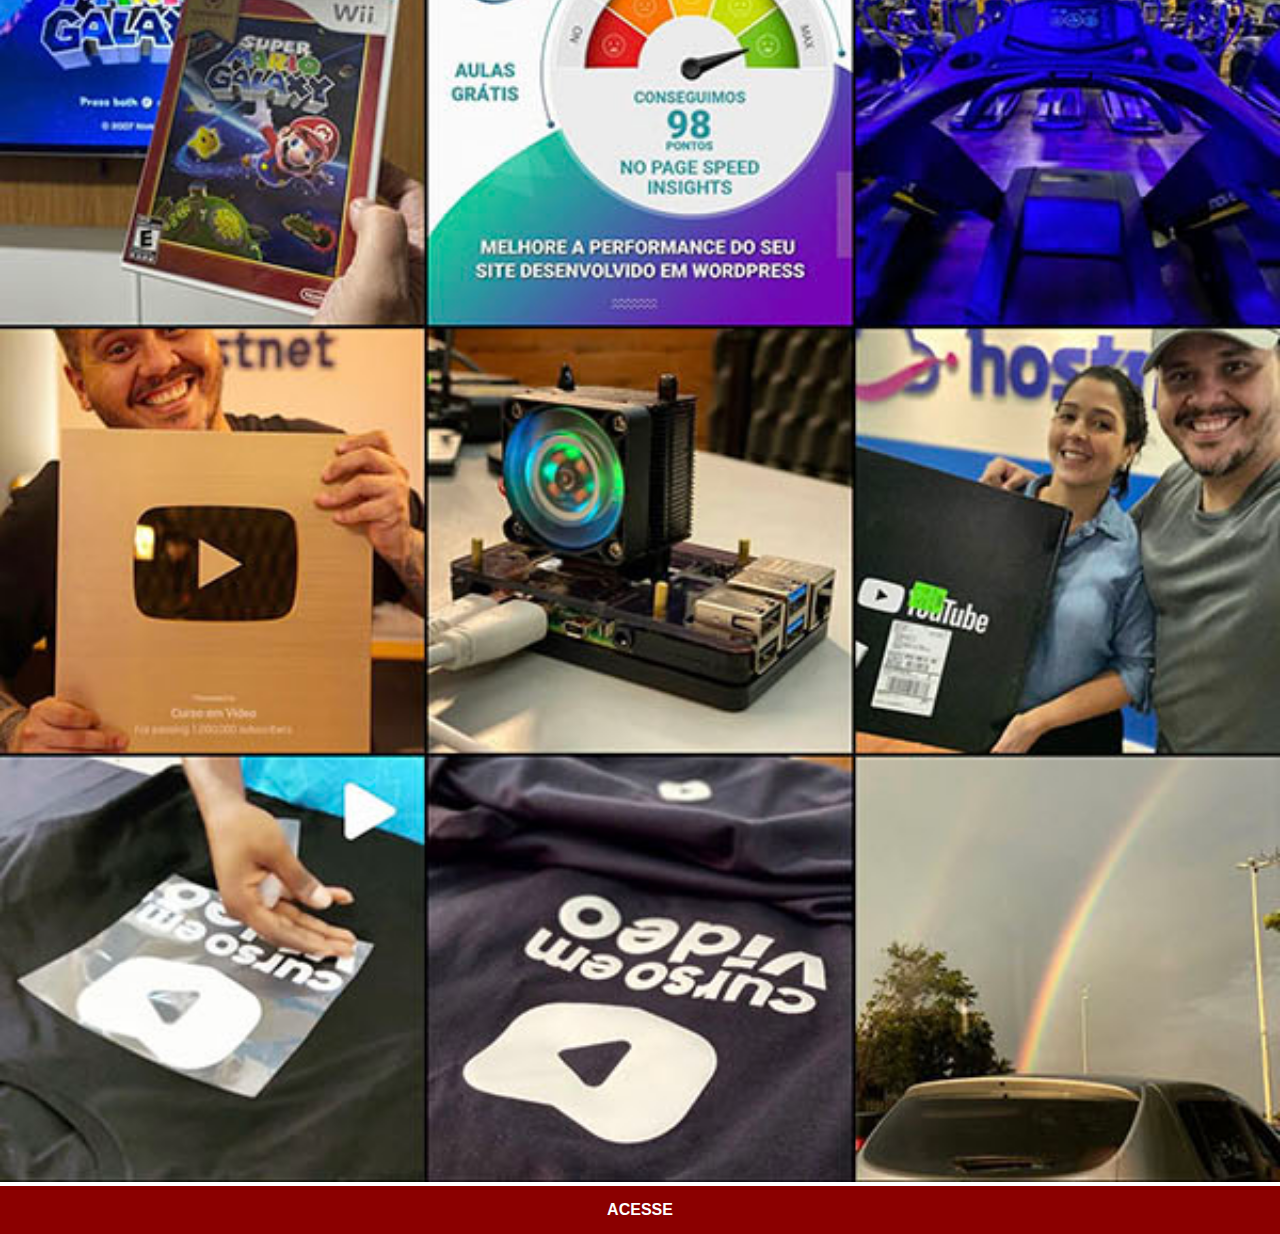
<file: instagram.html>
<!DOCTYPE html>
<html lang="pt-br">
<head>
    <meta charset="UTF-8">
    <meta name="viewport" content="width=device-width, initial-scale=1.0">
    <title>Instagram</title>
    <link rel="stylesheet" href="estilos/social.css">
</head>
<body>
    <img src="imagens/tela-instagram.jpg" alt="Instagram">
    <a href="https://www.instagram.com/gustavoguanabara/" target="_blank">ACESSE</a>
</body>
</html>
</file>
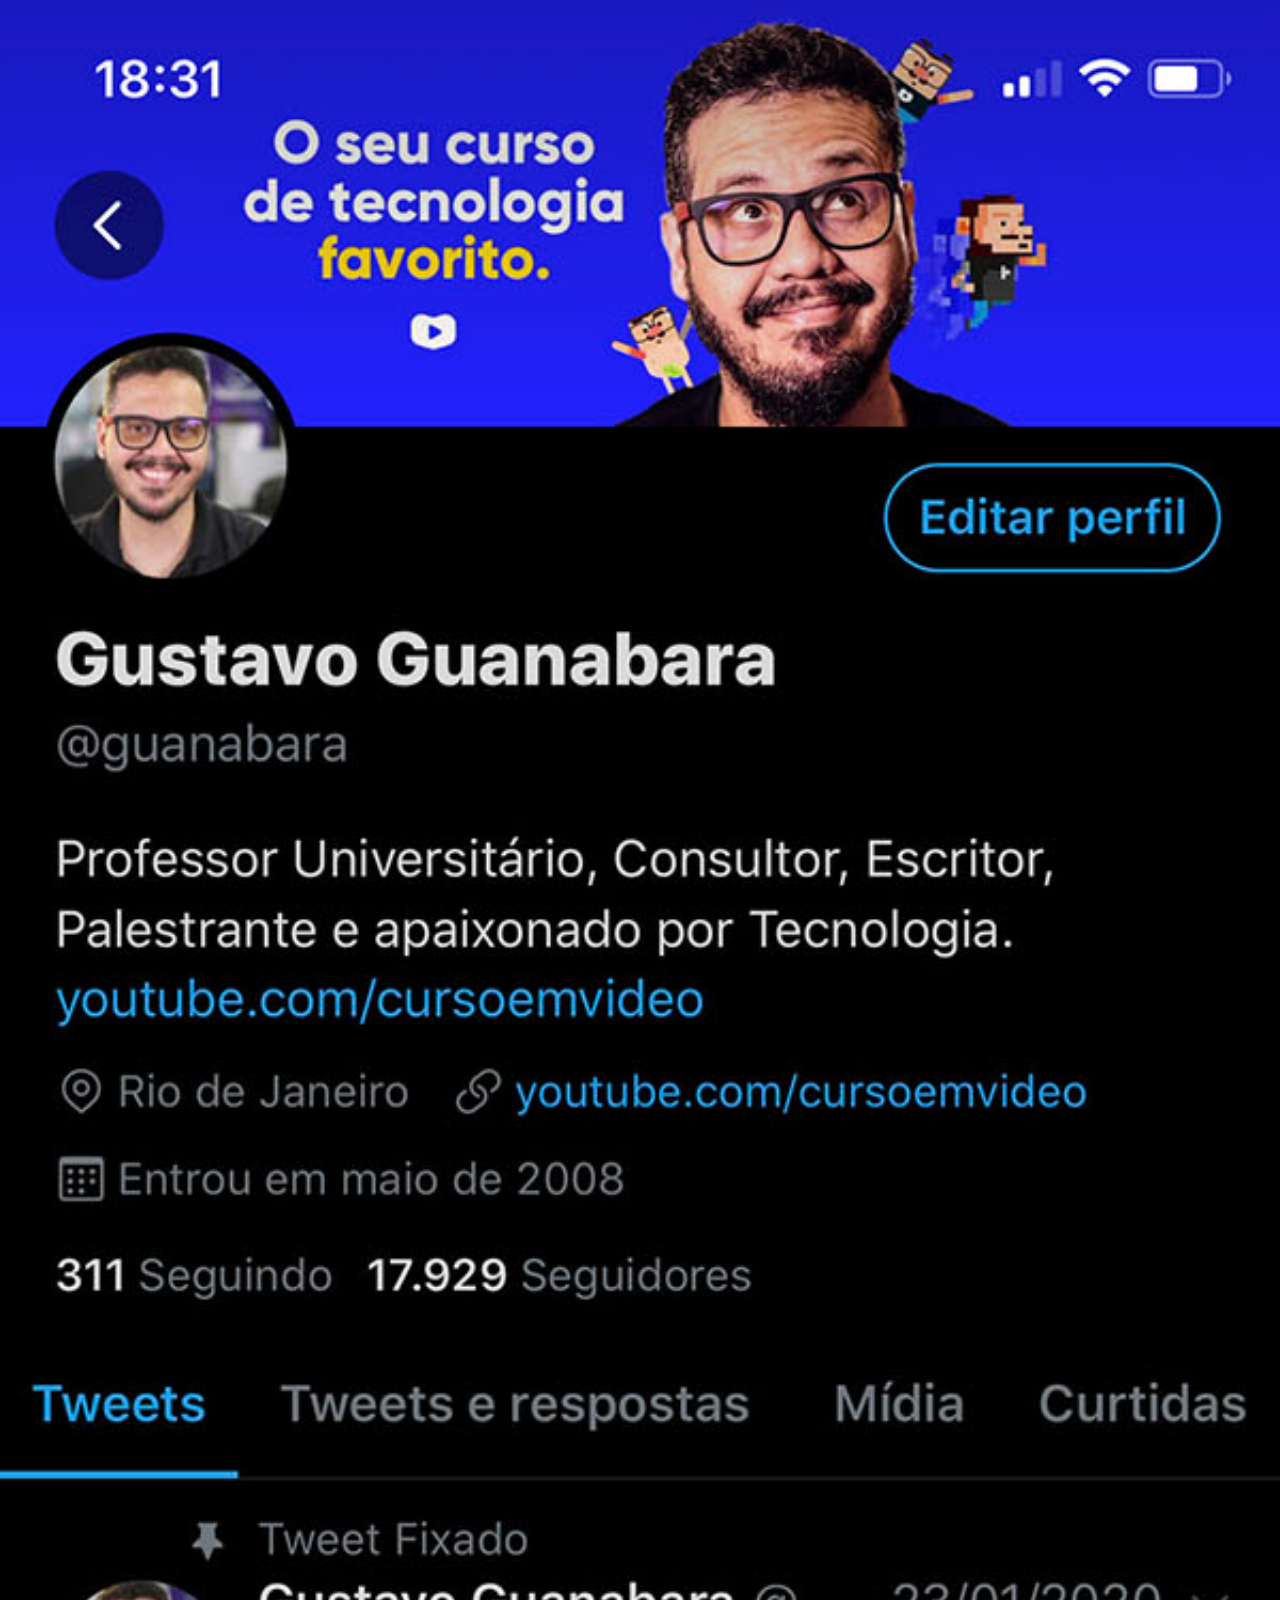
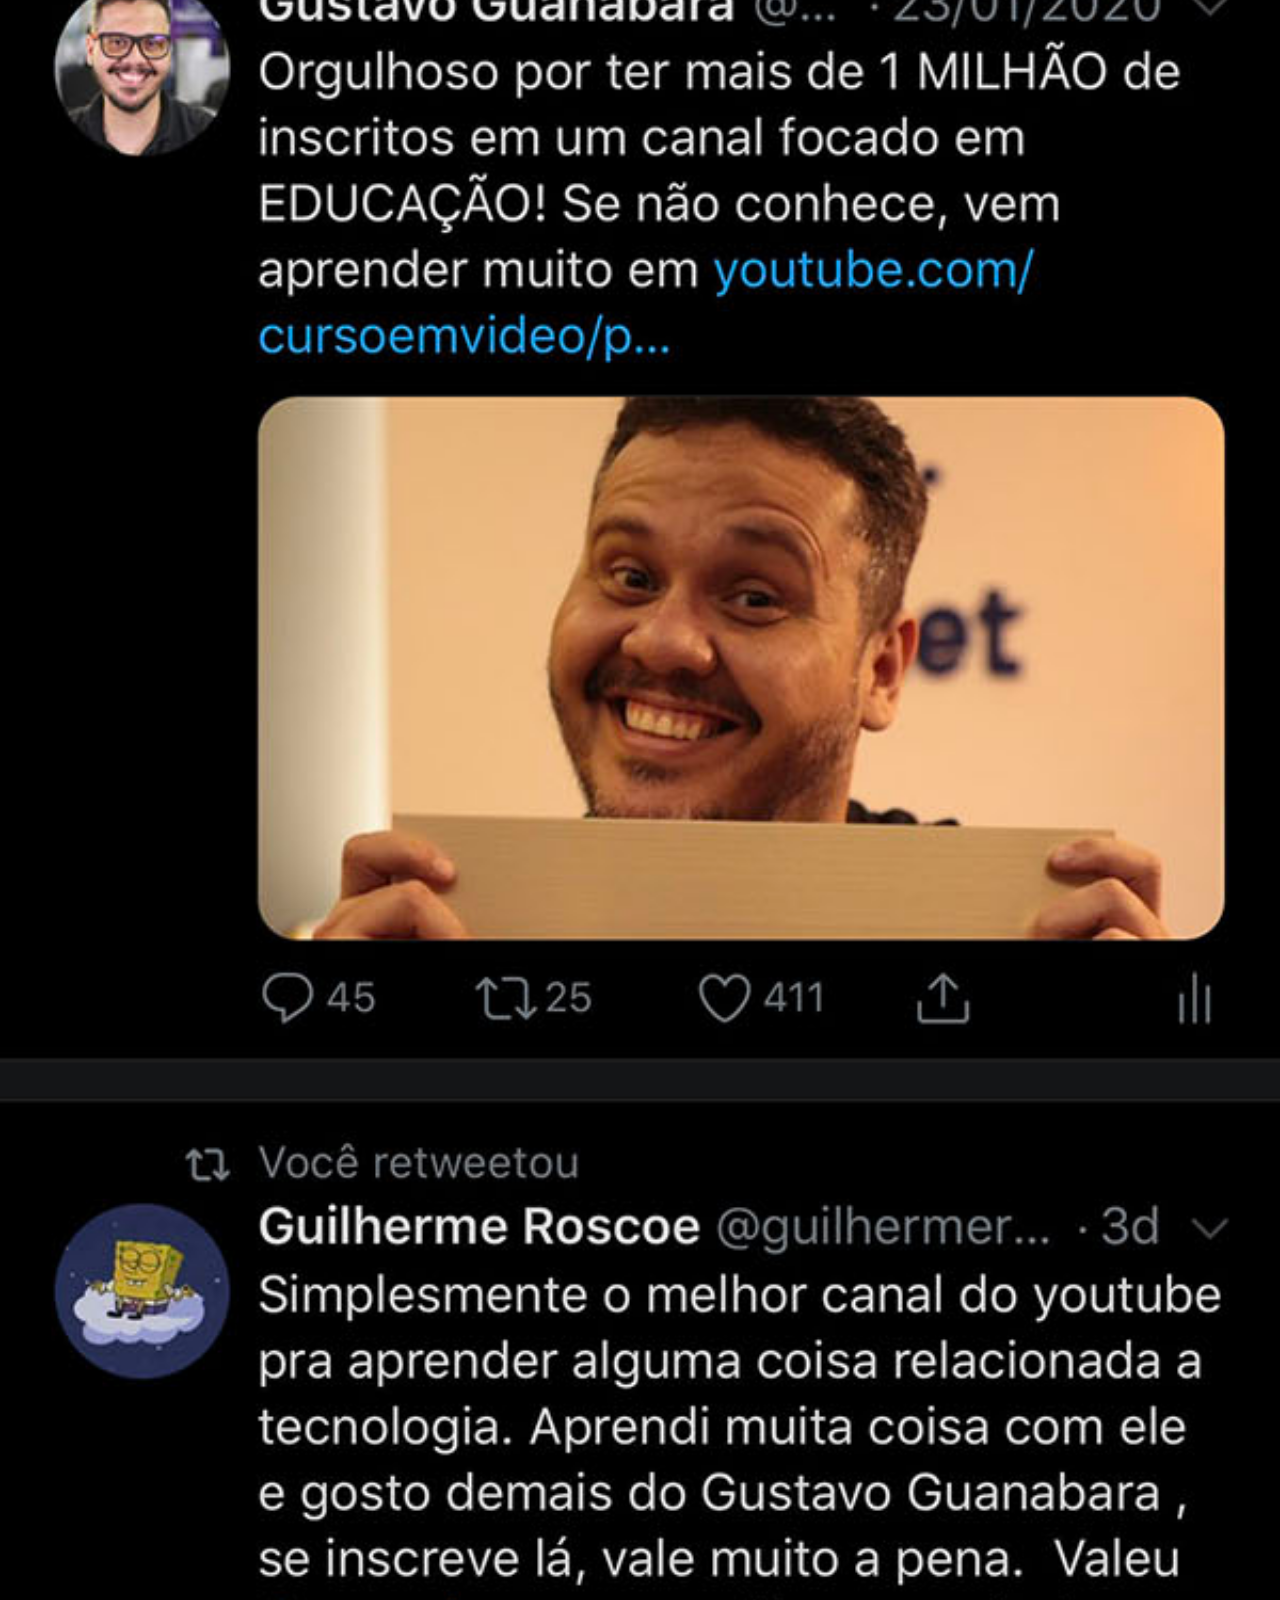
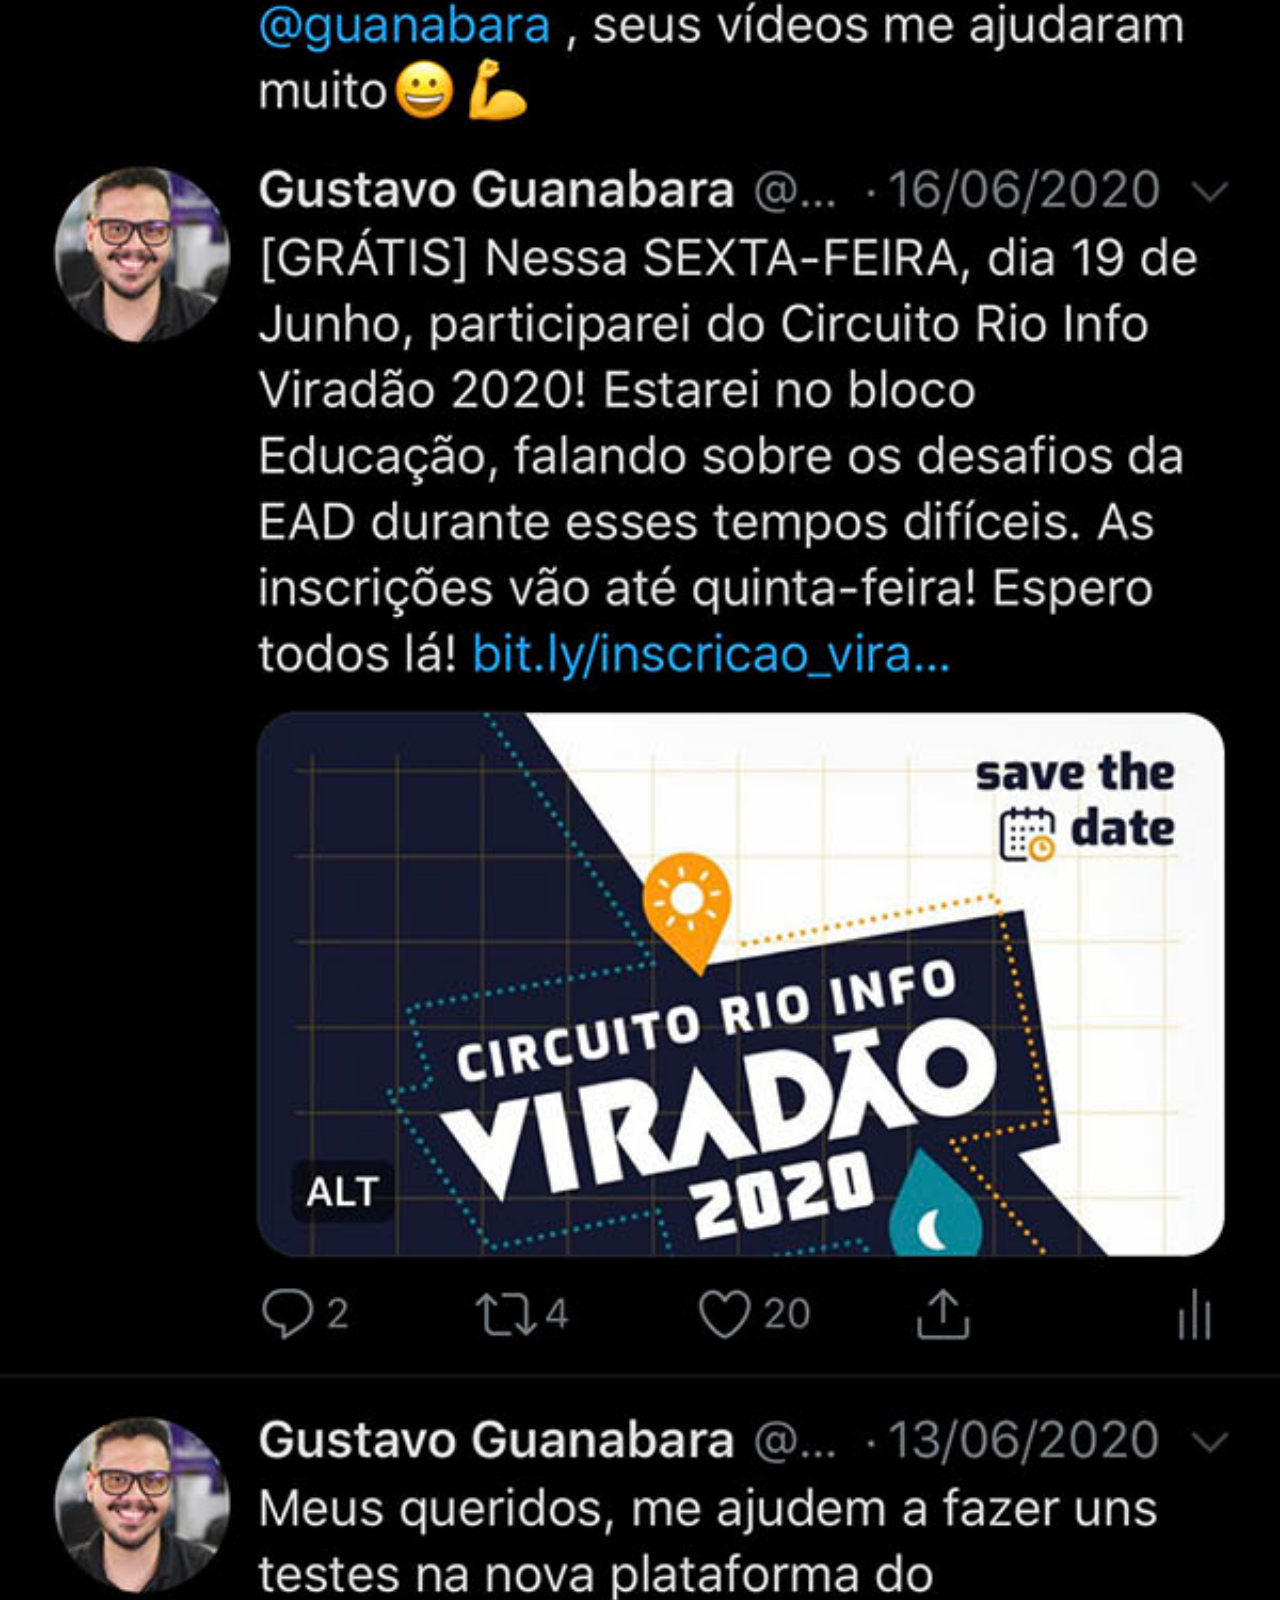
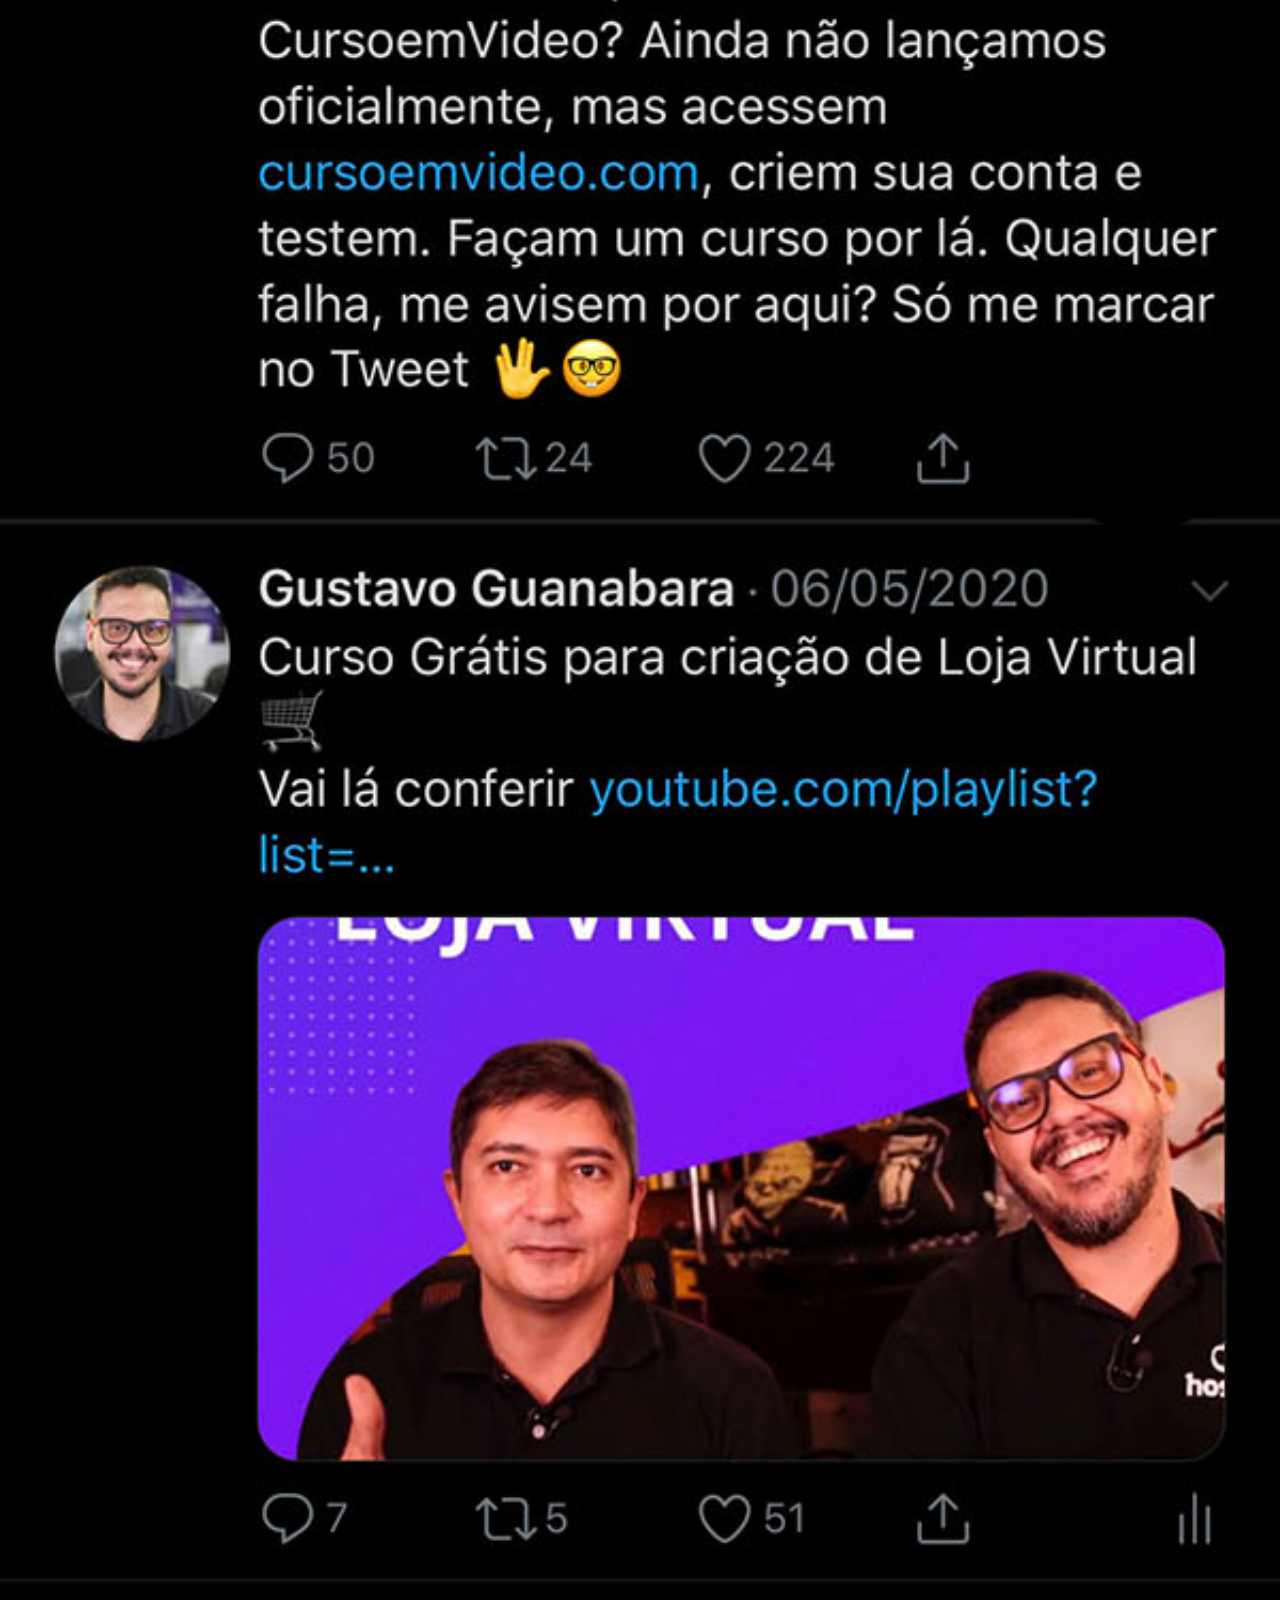
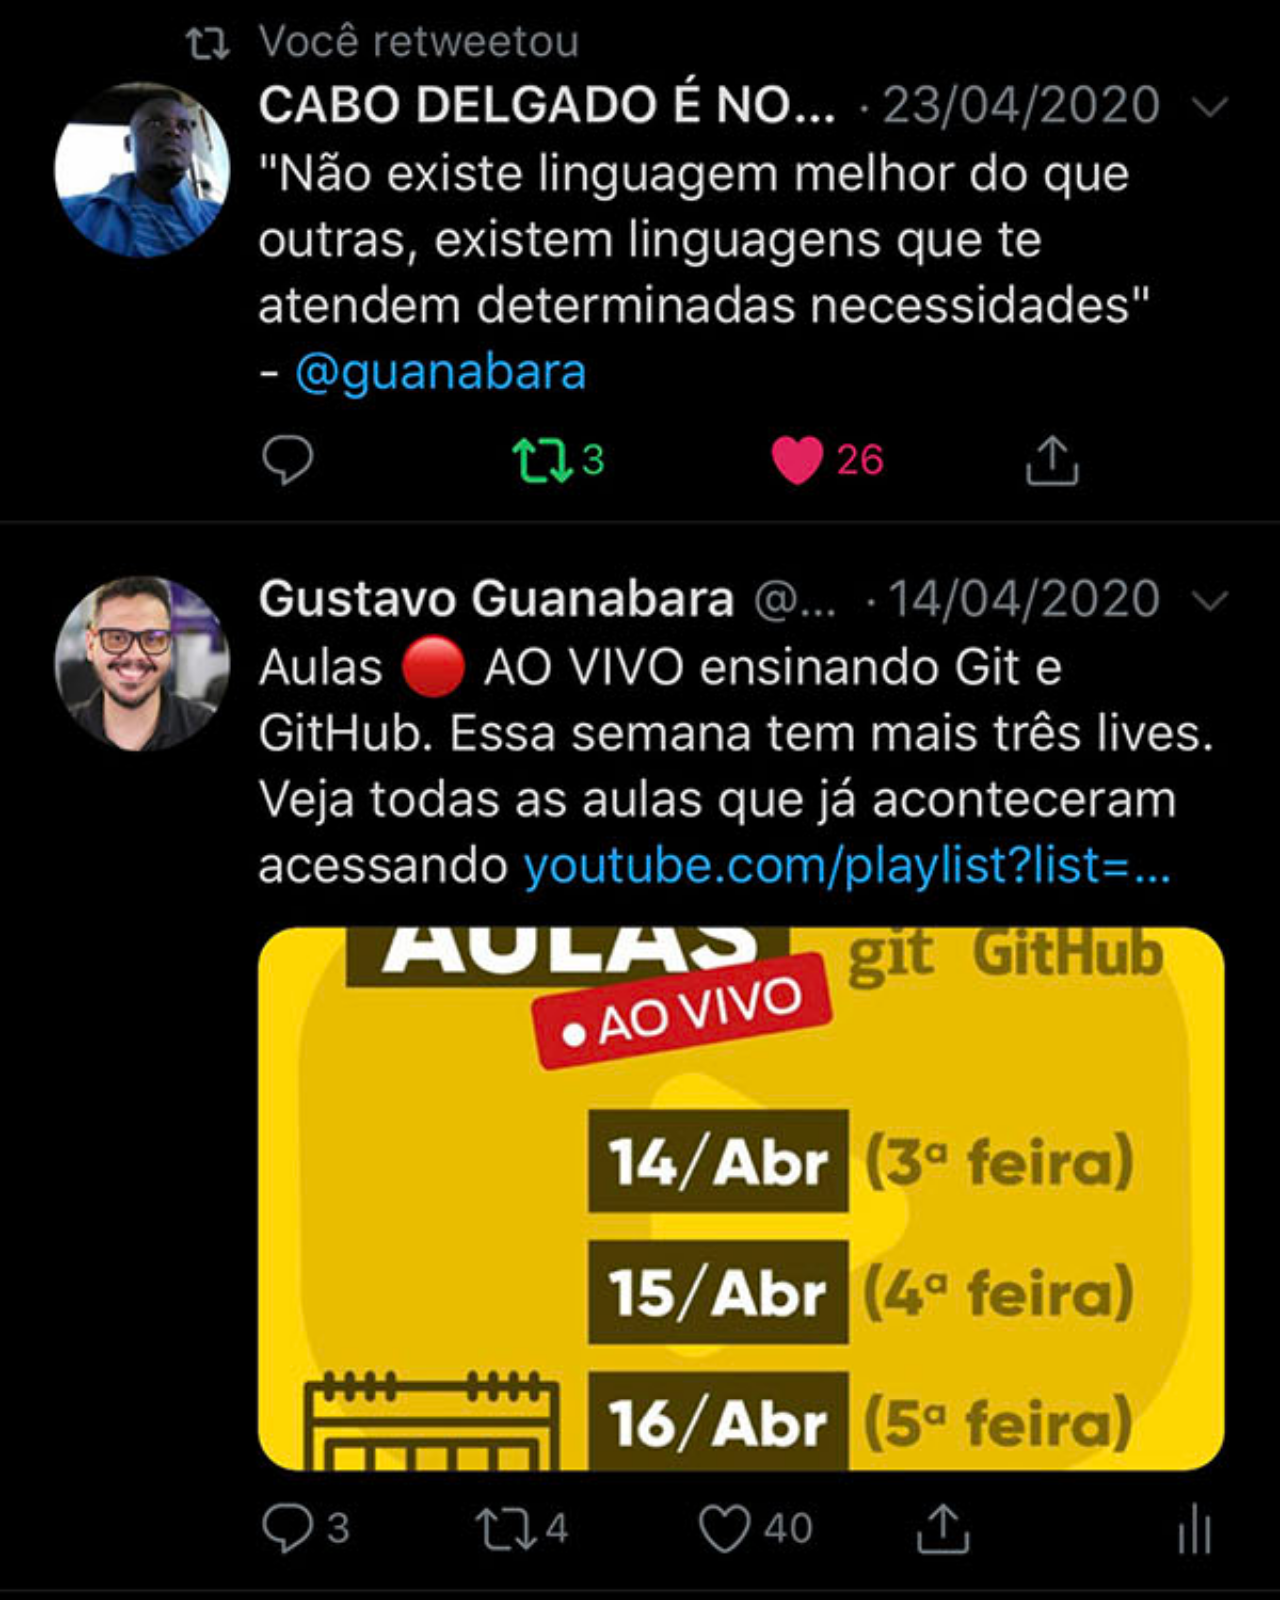
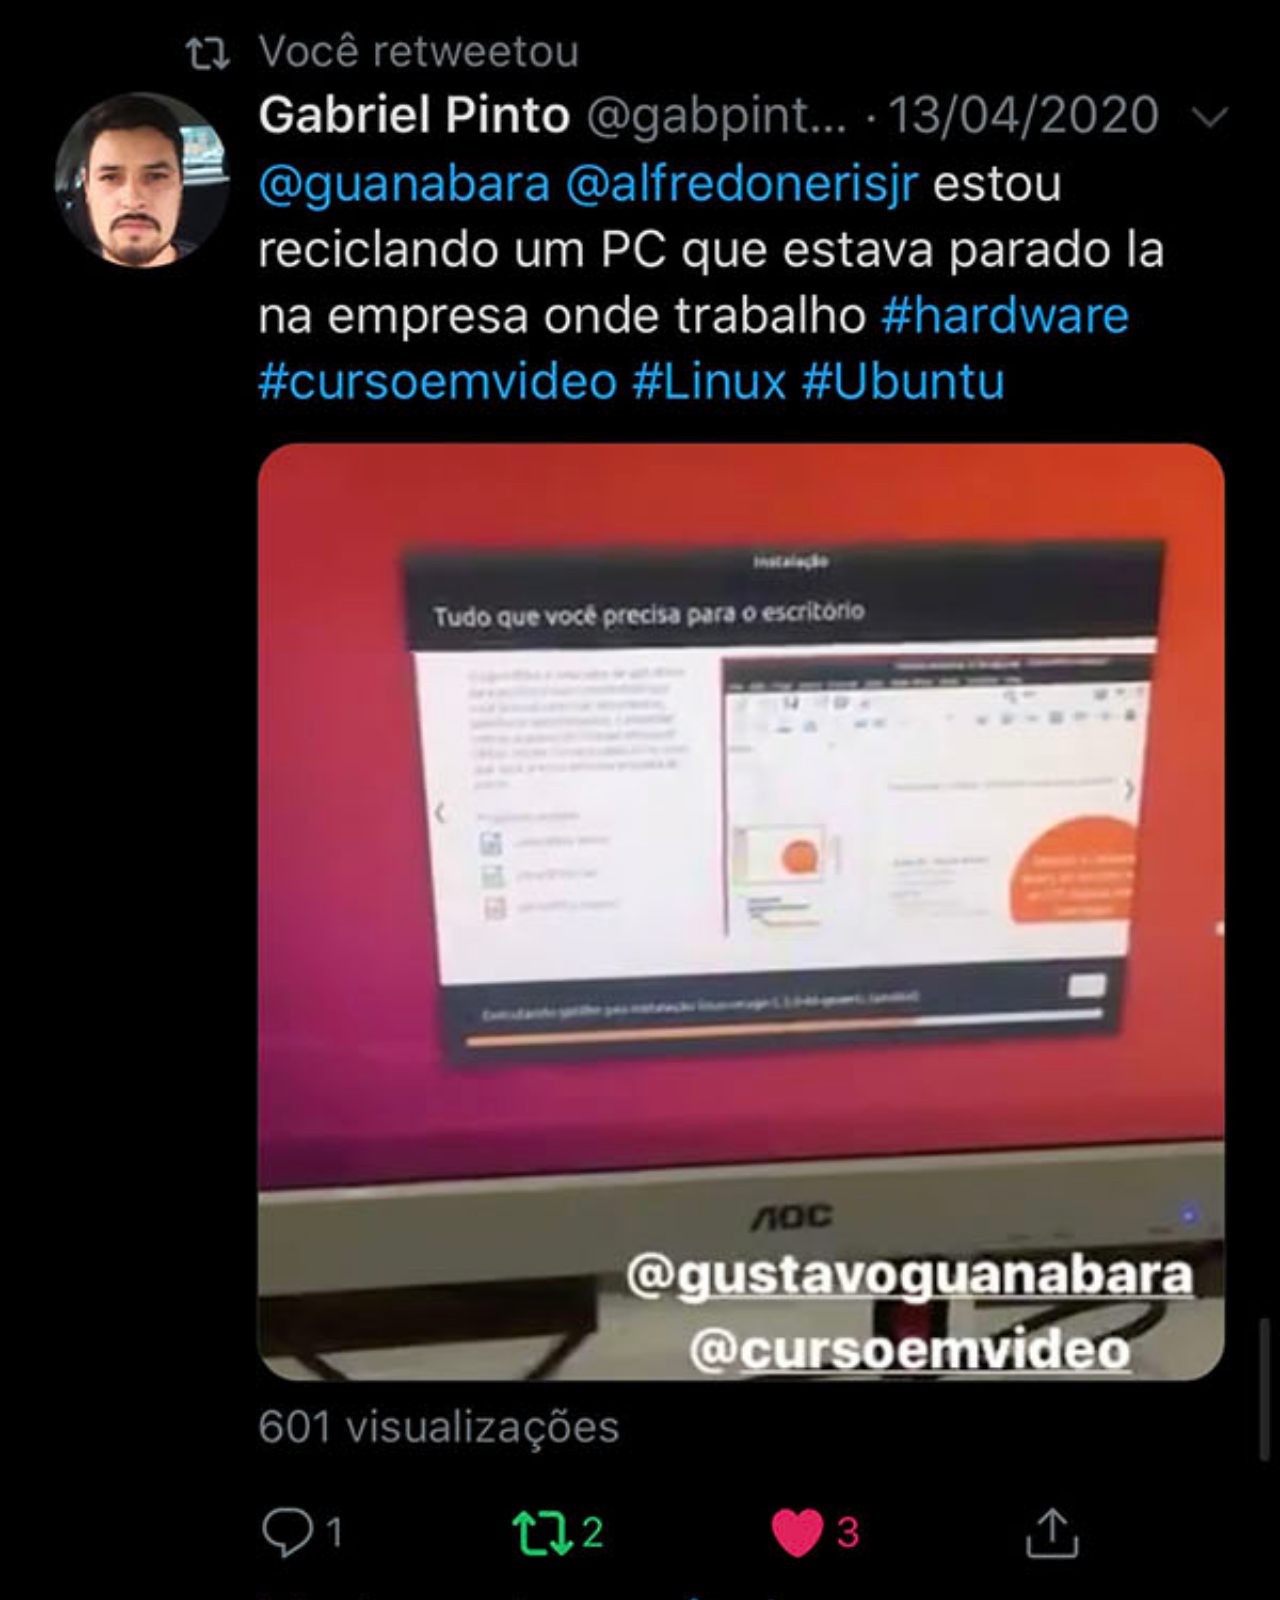
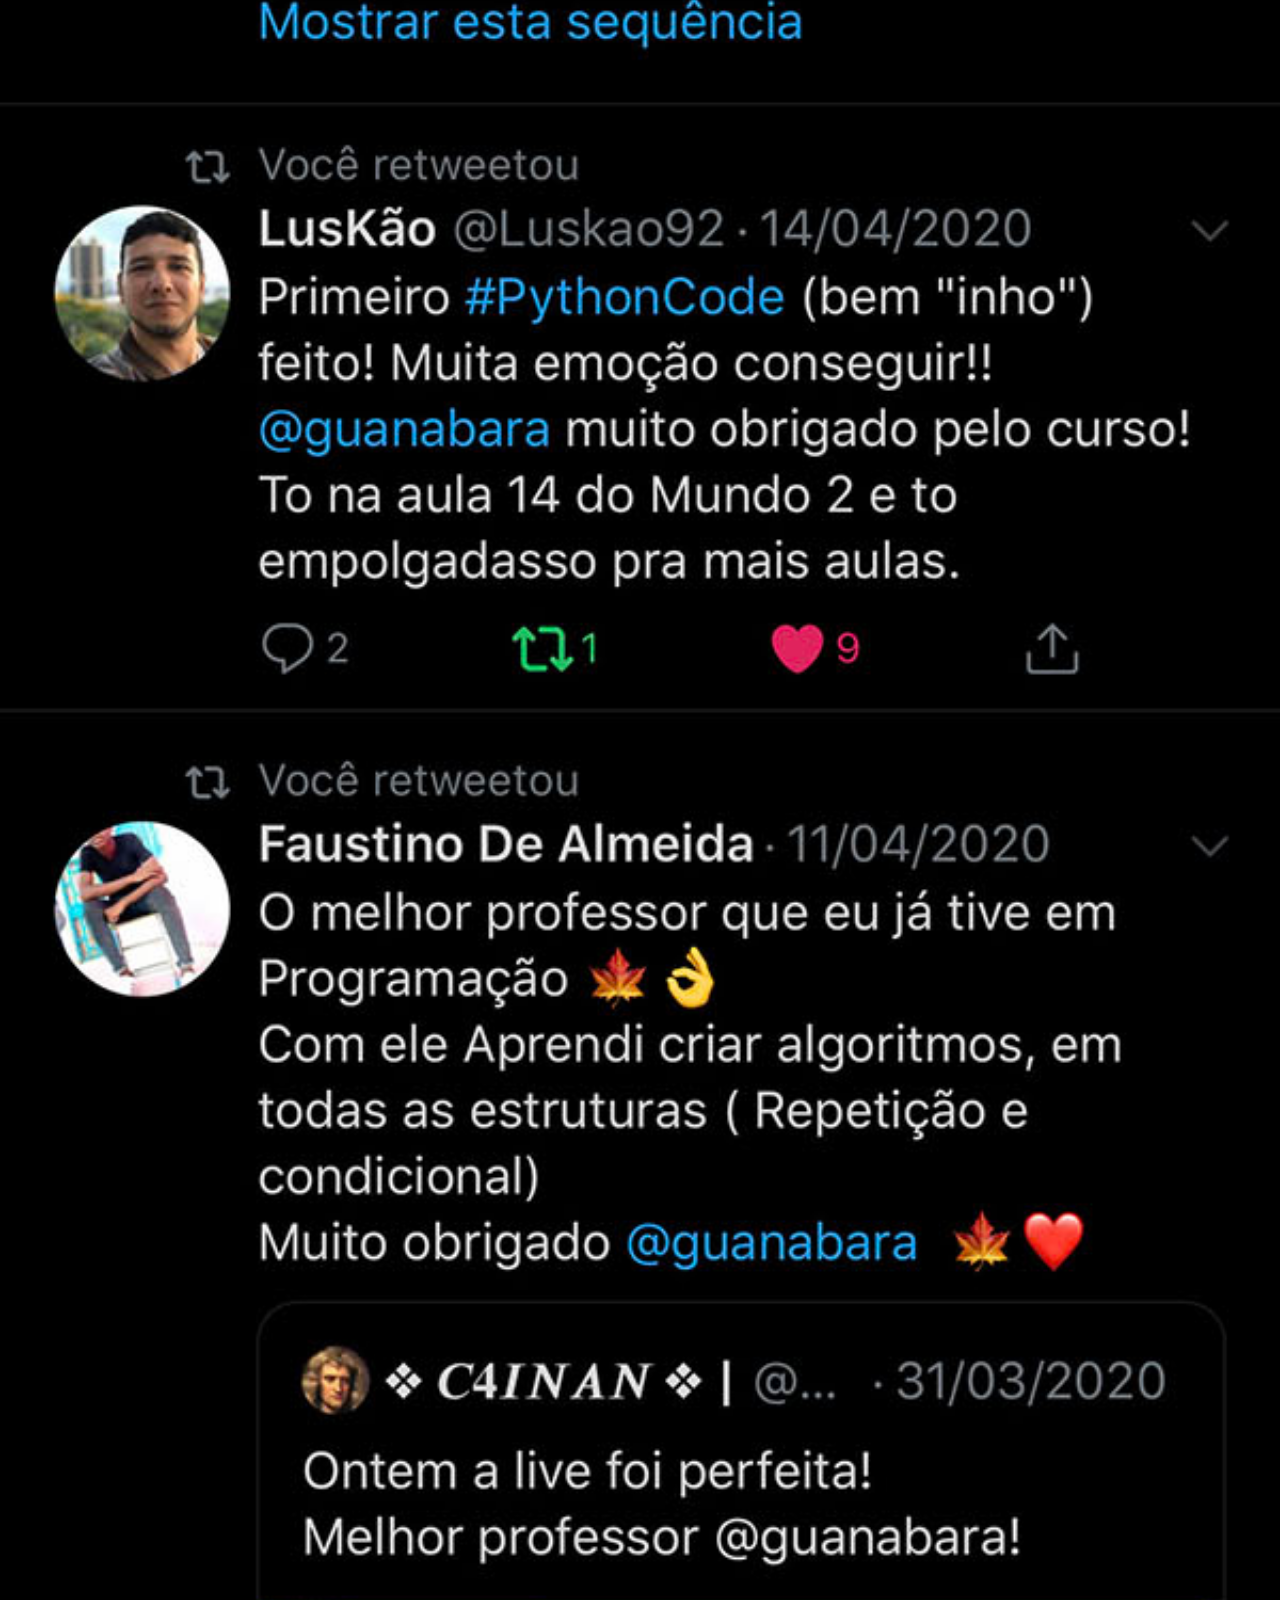
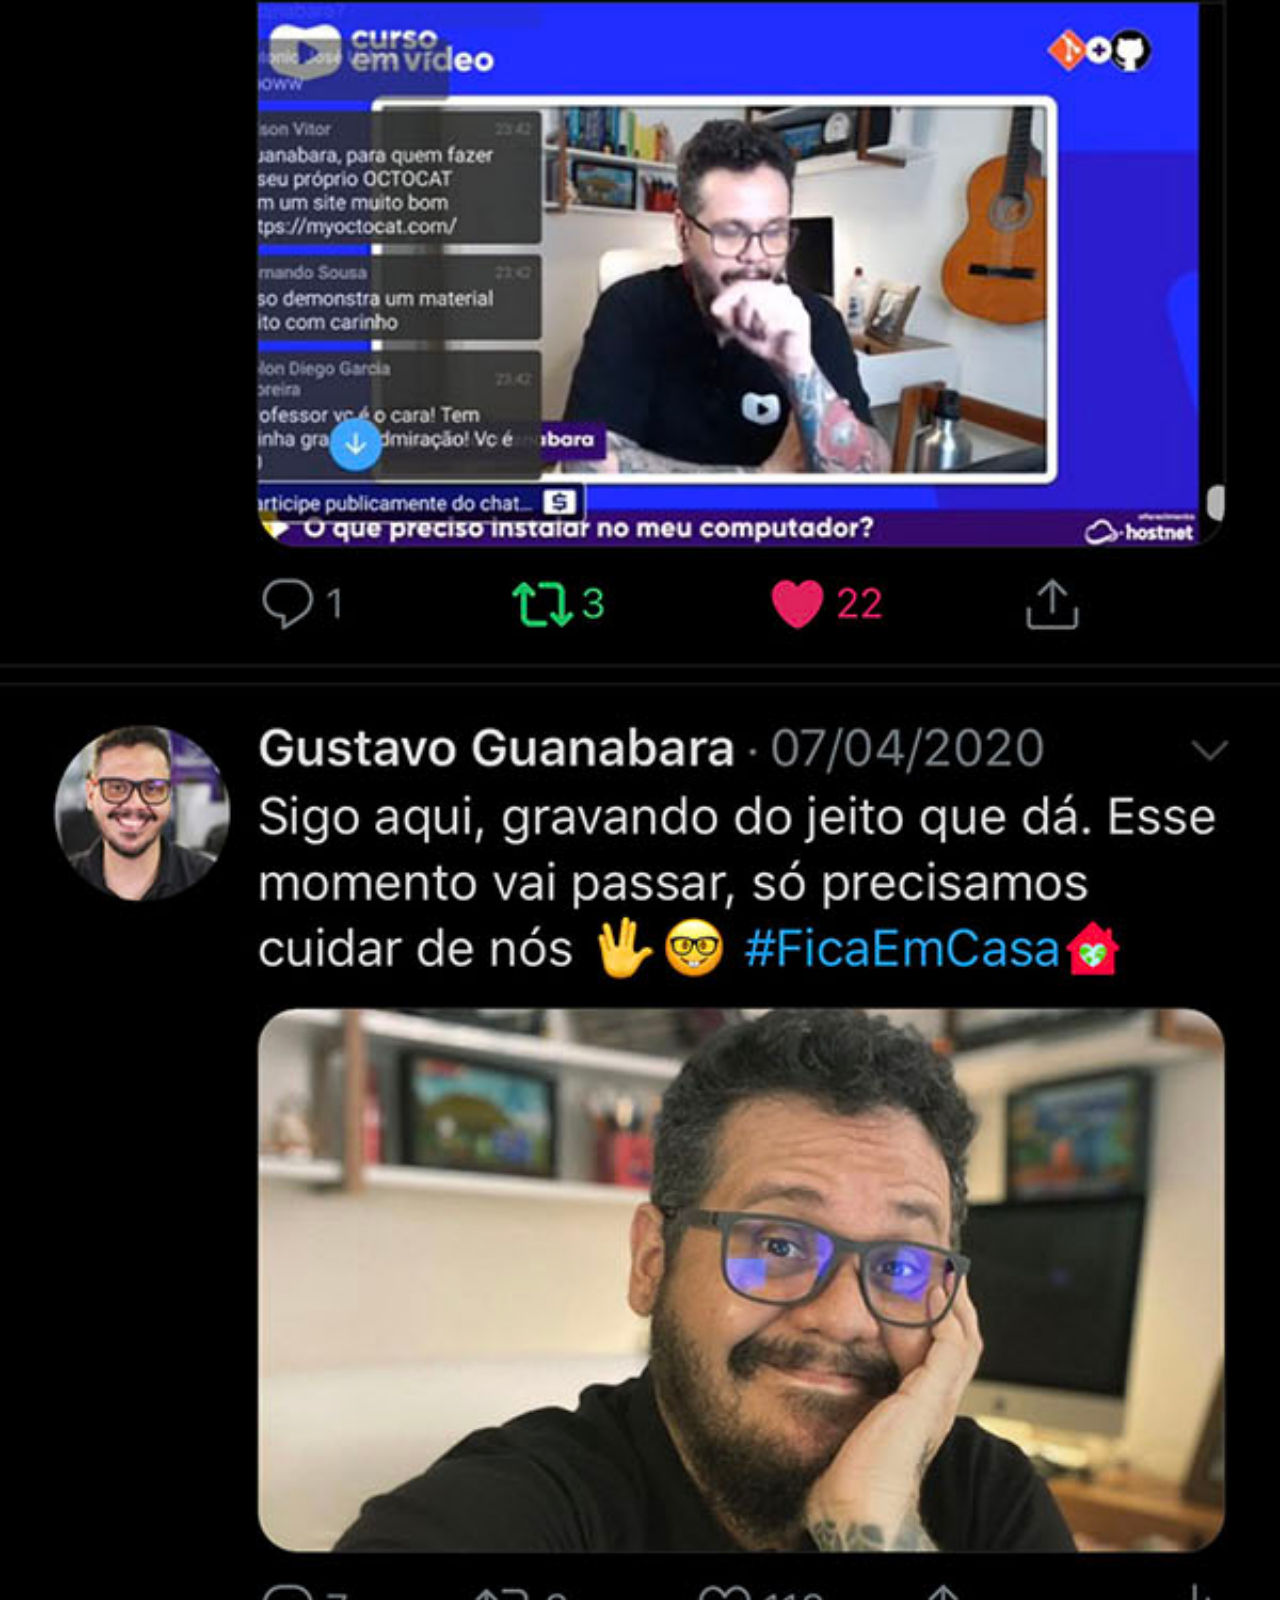
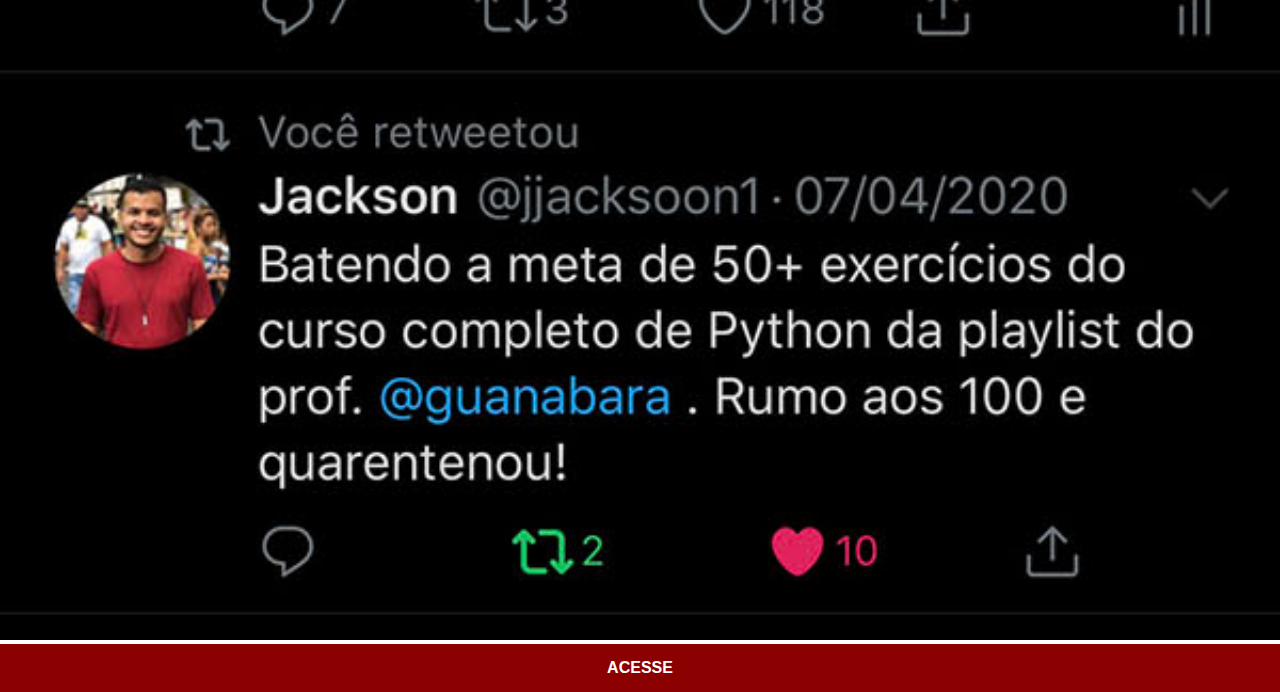
<file: twiter.html>
<!DOCTYPE html>
<html lang="pt-br">
<head>
    <meta charset="UTF-8">
    <meta name="viewport" content="width=device-width, initial-scale=1.0">
    <title>Twitter</title>
    <link rel="stylesheet" href="estilos/social.css">
</head>
<body>
    <img src="imagens/tela-twitter.jpg" alt="Twitter">
    <a href="https://x.com/guanabara" target="_blank">ACESSE</a>
</body>
</html>
</file>
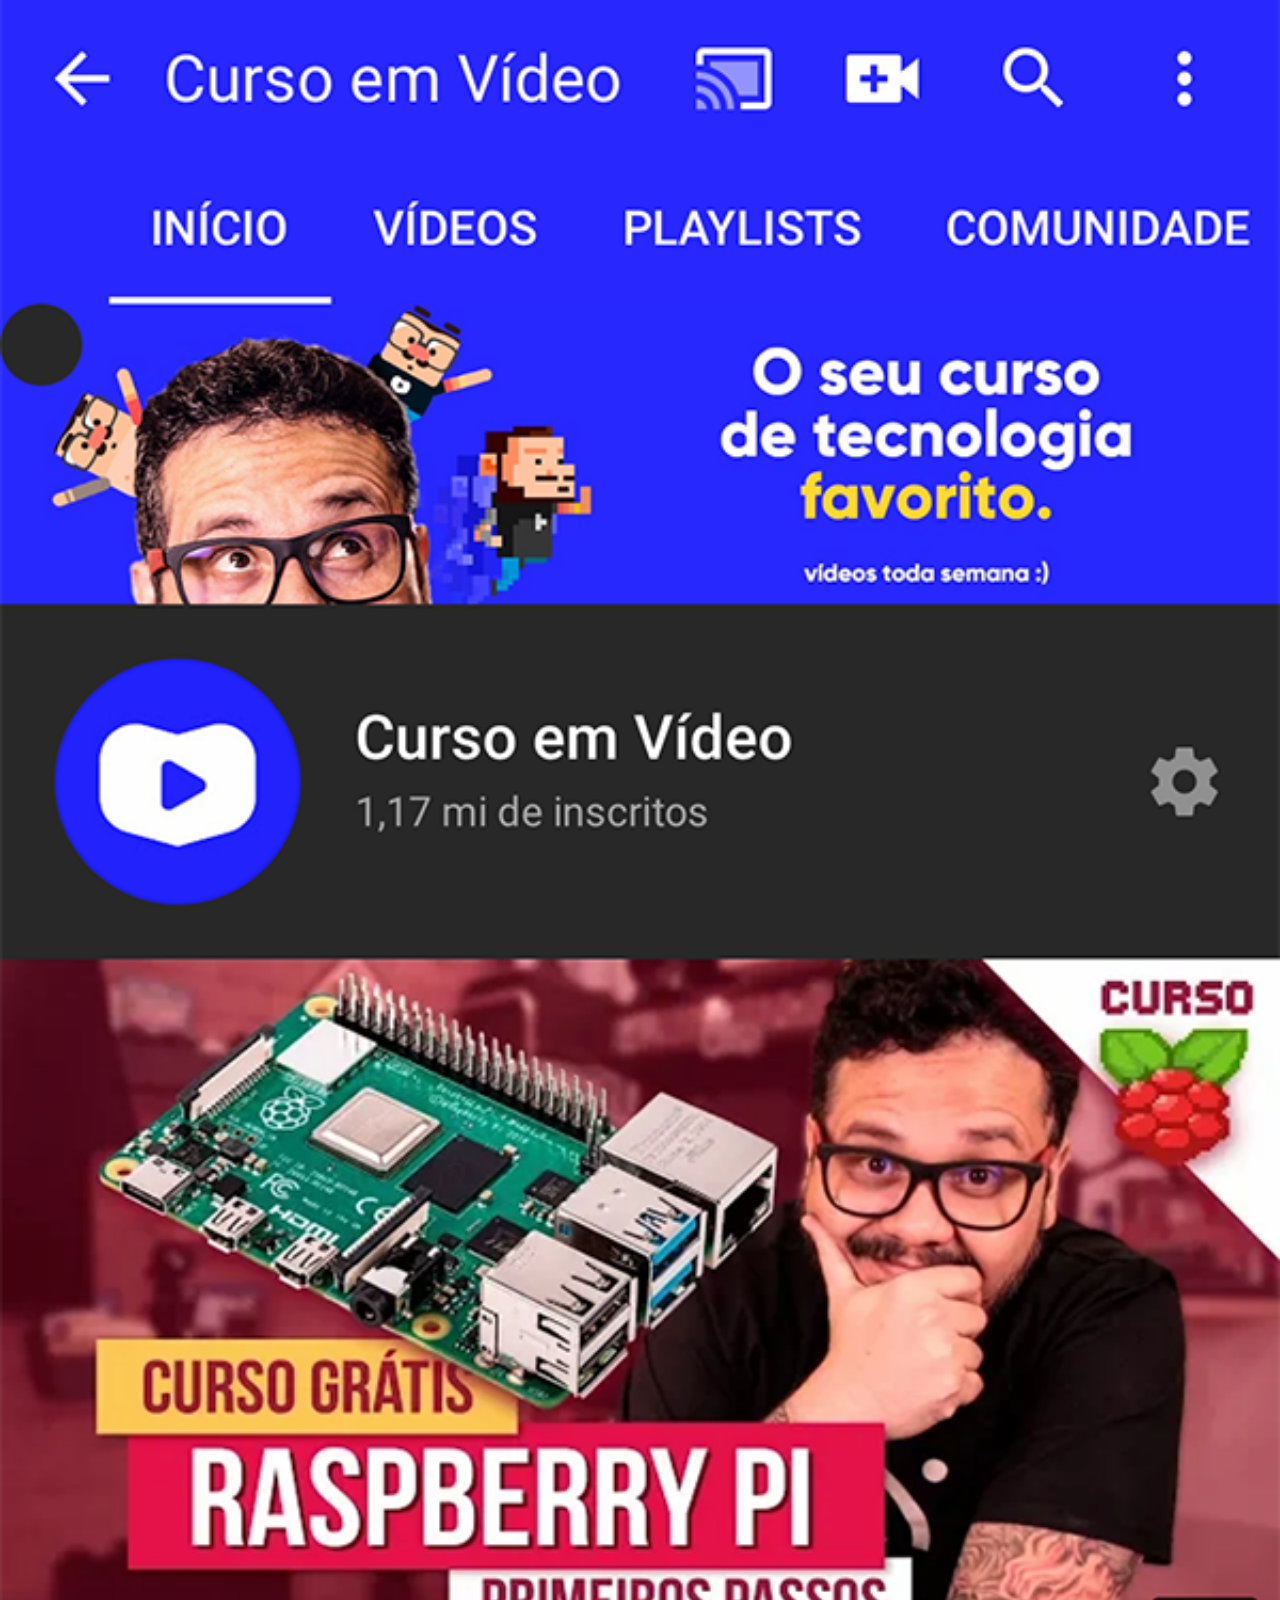
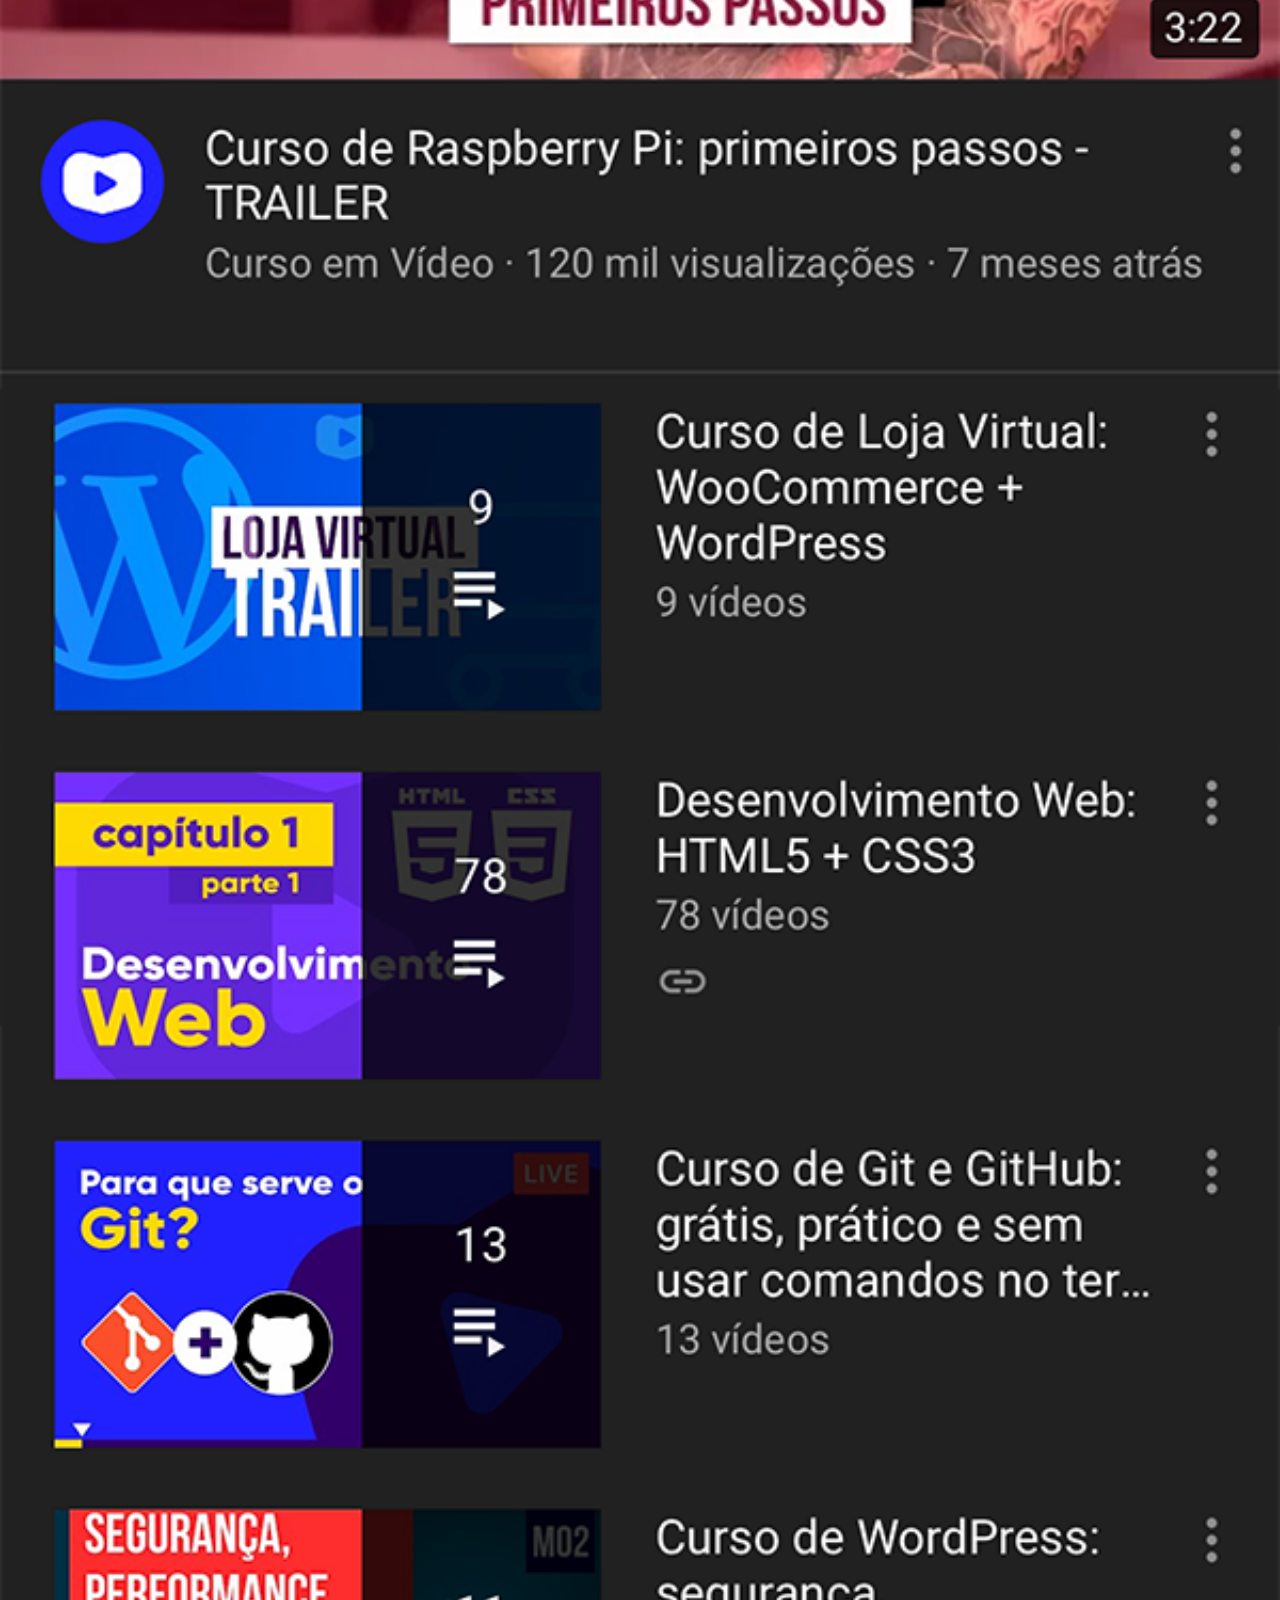
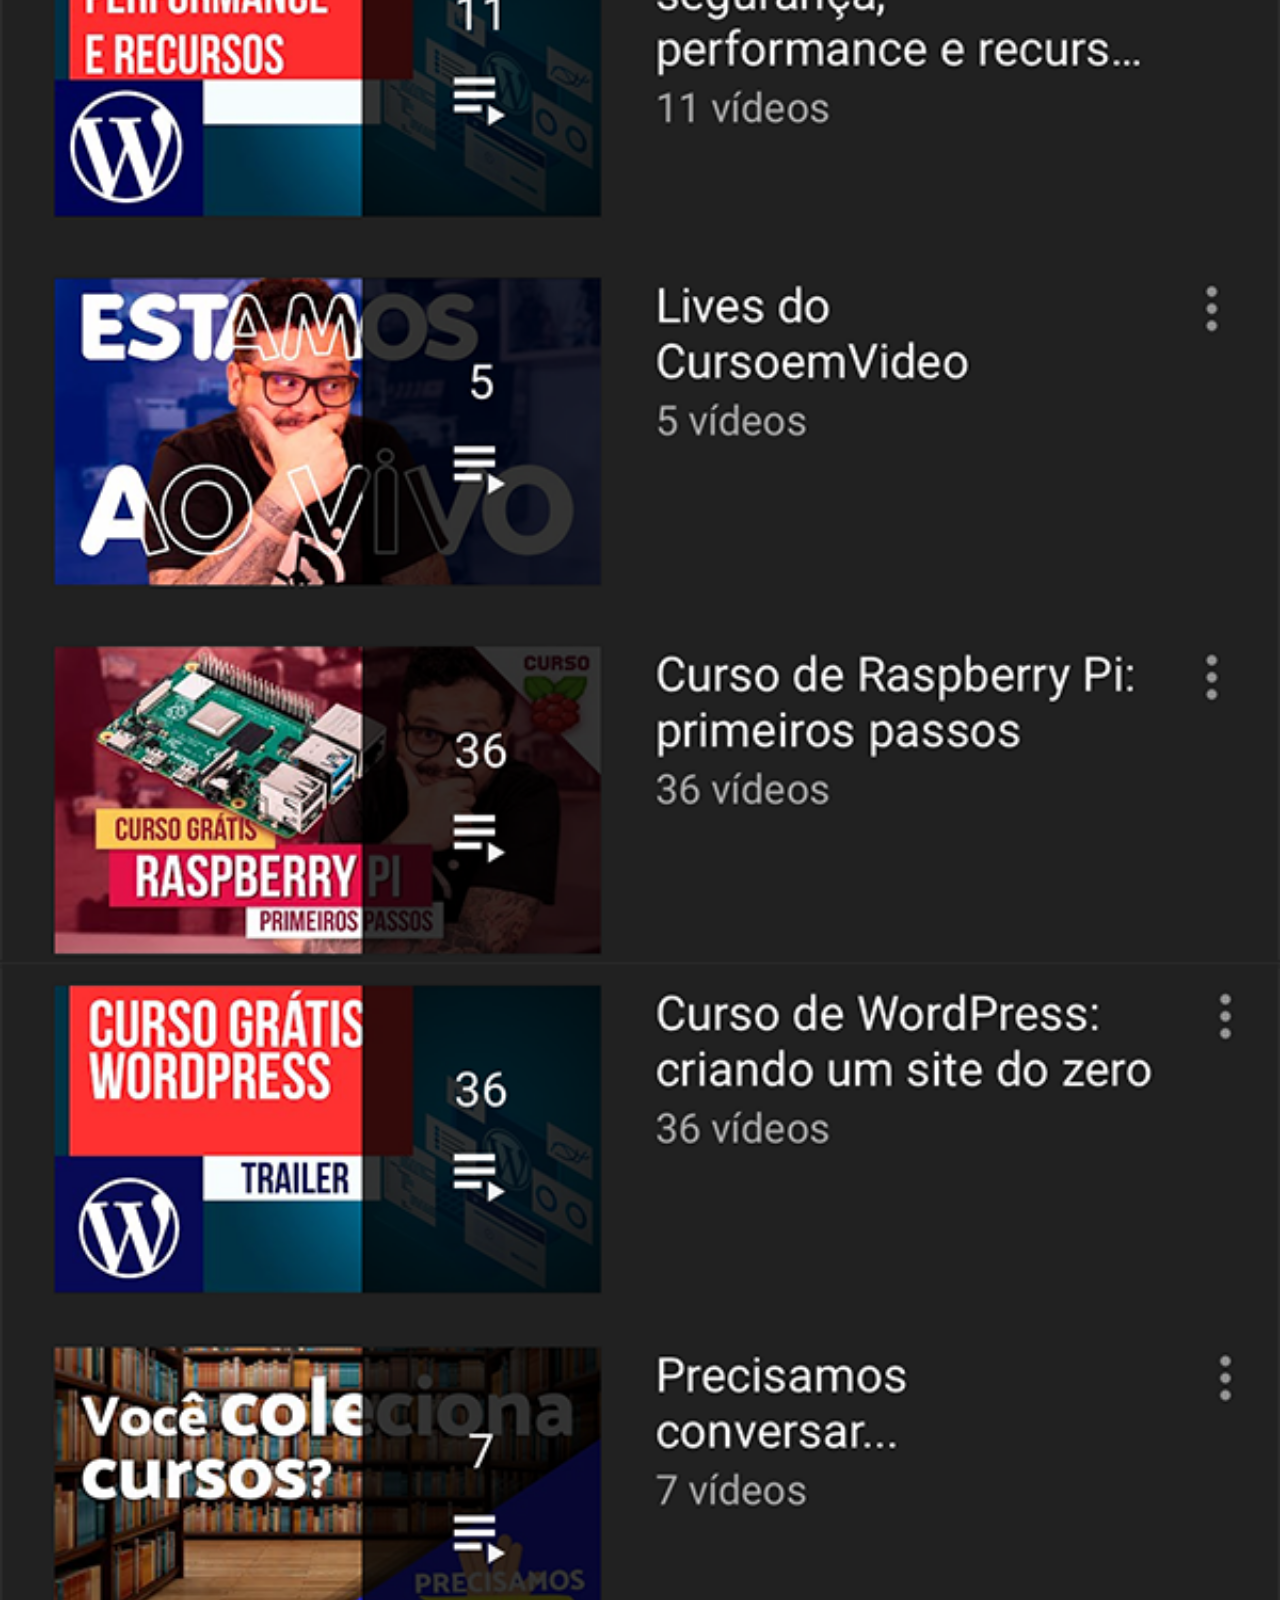
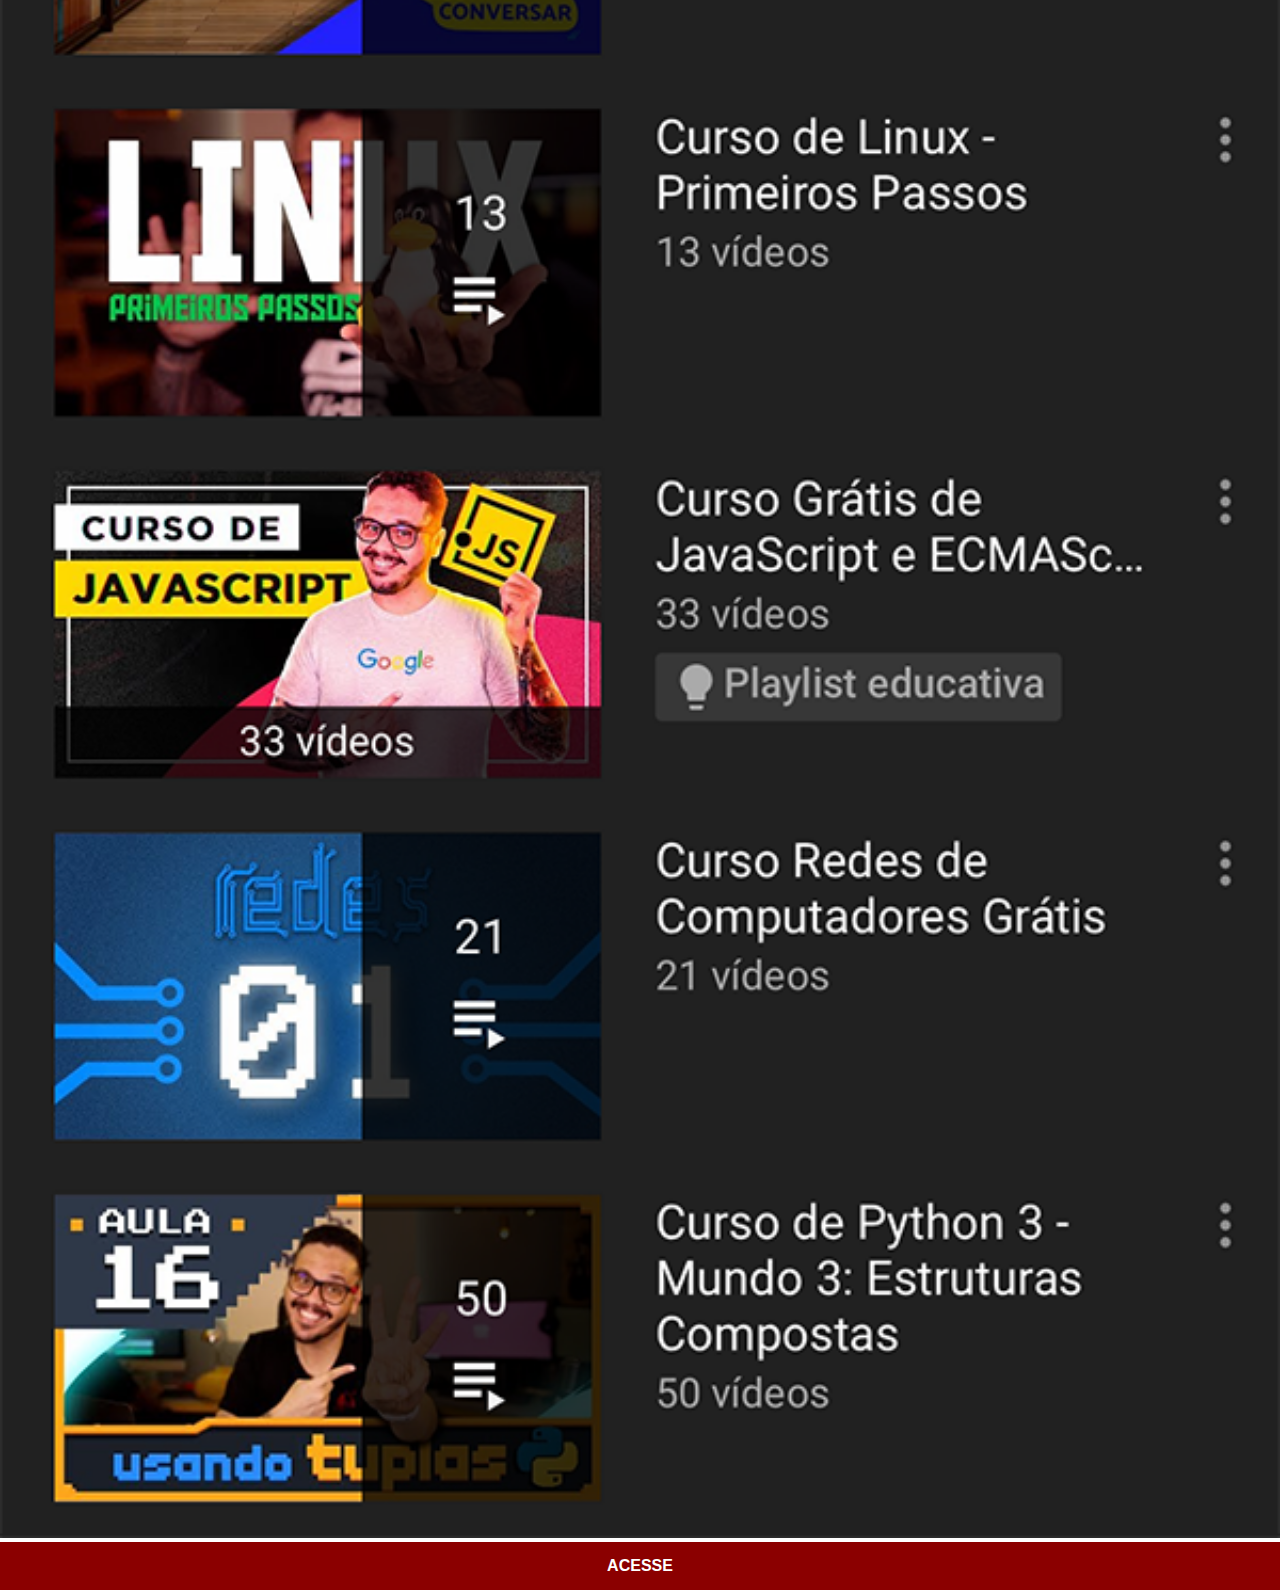
<file: youtube.html>
<!DOCTYPE html>
<html lang="pt-br">
<head>
    <meta charset="UTF-8">
    <meta name="viewport" content="width=device-width, initial-scale=1.0">
    <title>YouTube</title>
    <link rel="stylesheet" href="estilos/social.css">
</head>
<body>
    <img src="imagens/tela-youtube.png" alt="YouTube">
    <a href="https://www.youtube.com/c/CursoemV%C3%ADdeo/playlists" target="_blank">ACESSE</a>
</body>
</html>
</file>
<file: estilos/style.css>
@charset "UTF-8";

* {
    margin: 0px;
    padding: 0px;
    font-family: Arial, Helvetica, sans-serif;
}

html, body {
    height: 100vh;
    width: 100vw;
    background-color: black;
}

body {
    background: url('../imagens/fundo-madeira.jpg') no-repeat top center;
    background-size: cover;
    background-attachment: fixed;
}

main {
    position: relative;
    height: 95vh;
}

section#telefone {
    position: absolute;
    top: 50%;
    left: 50%;
    transform: translate(-50%, -50%);

    height: 627px;
    width: 311px;
    background: url('../imagens/frame-iphone.png') no-repeat top center;
}

iframe#tela {
    position: relative;
    top: 80px;
    left: 22px;
    width: 269px;
    height: 471px;
}

section#redes-sociais {
    text-align: right;
}

section#redes-sociais img {
    width: 50px;
    margin: 10px;
    border-radius: 50%;
    box-shadow: 2px 2px 5px rgba(44, 45, 46, 0.705);
    box-sizing: border-box;
}

section#redes-sociais img:hover {
    border: 2px solid rgb(12, 118, 238);
    transform: translate(-1px, -1px);
    box-shadow: 3px 3px 4px black;
    transition: transform .1s border 2s;
}
</file>
<file: estilos/social.css>
@charset "UTF-8";

         * {
            margin: 0px;
            padding: 0px;
            font-family: Arial, Helvetica, sans-serif;
         }

         ::-webkit-scrollbar {
            width: 0px;
            height: 0px;
         }

         img {
            width: 100vw;
         }

         a {
            display: block;
            background-color: darkred;
            color: white;
            padding: 15px;
            text-align: center;
            font-weight: bolder;
            text-decoration: none;
         }

         a:hover {
            background-color: red;
         }
</file>
